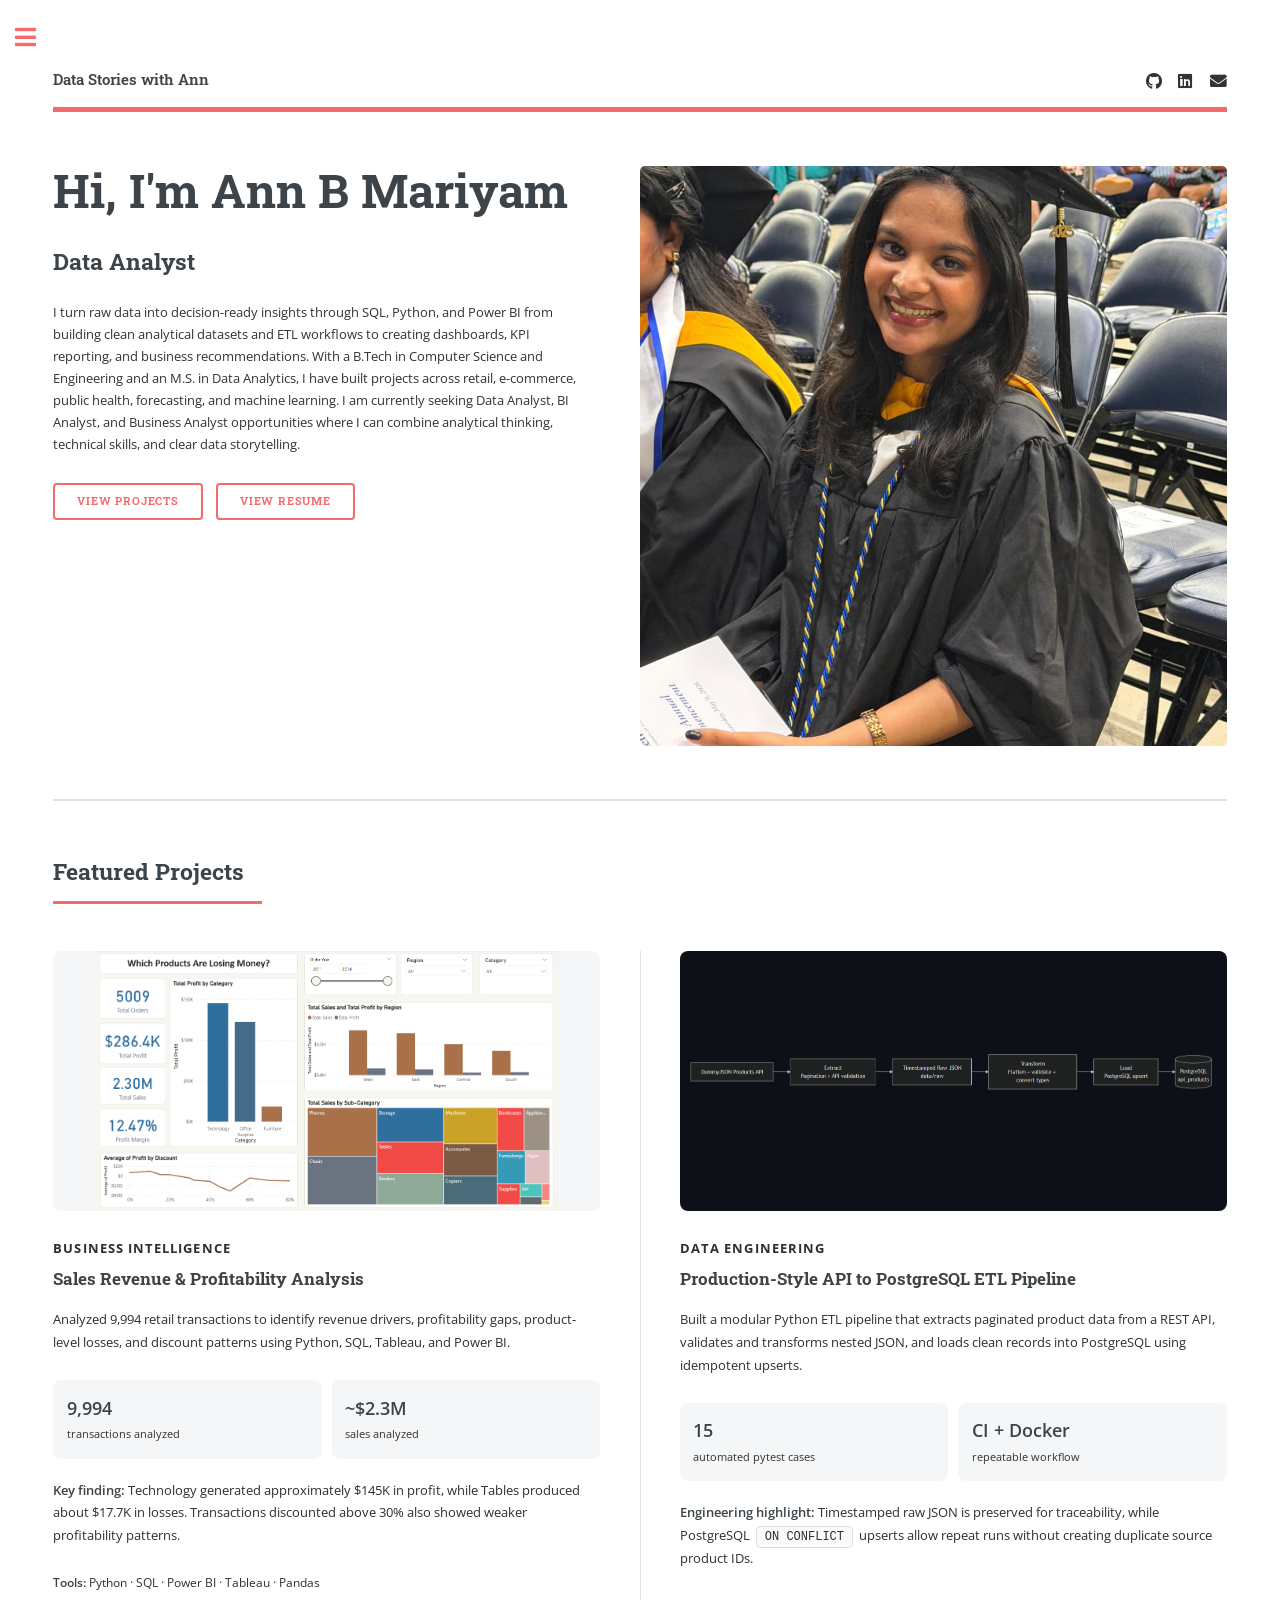
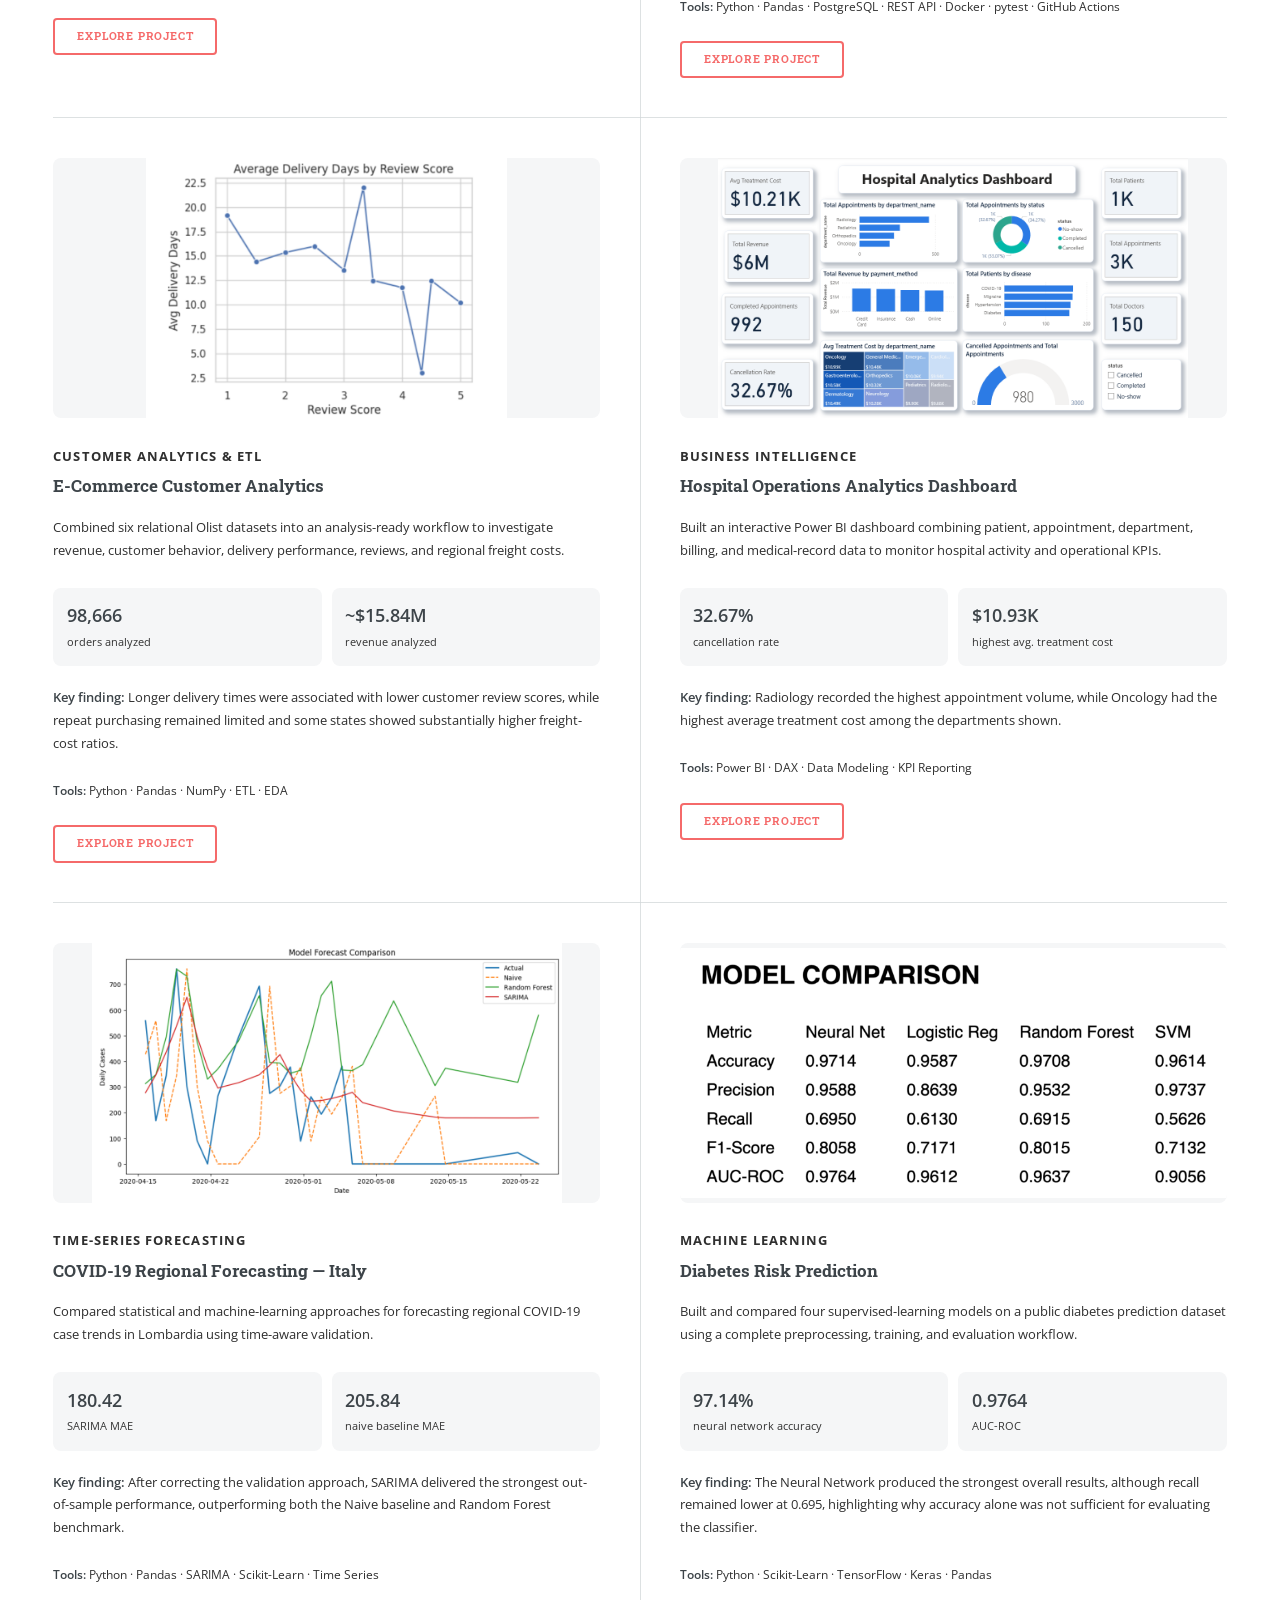
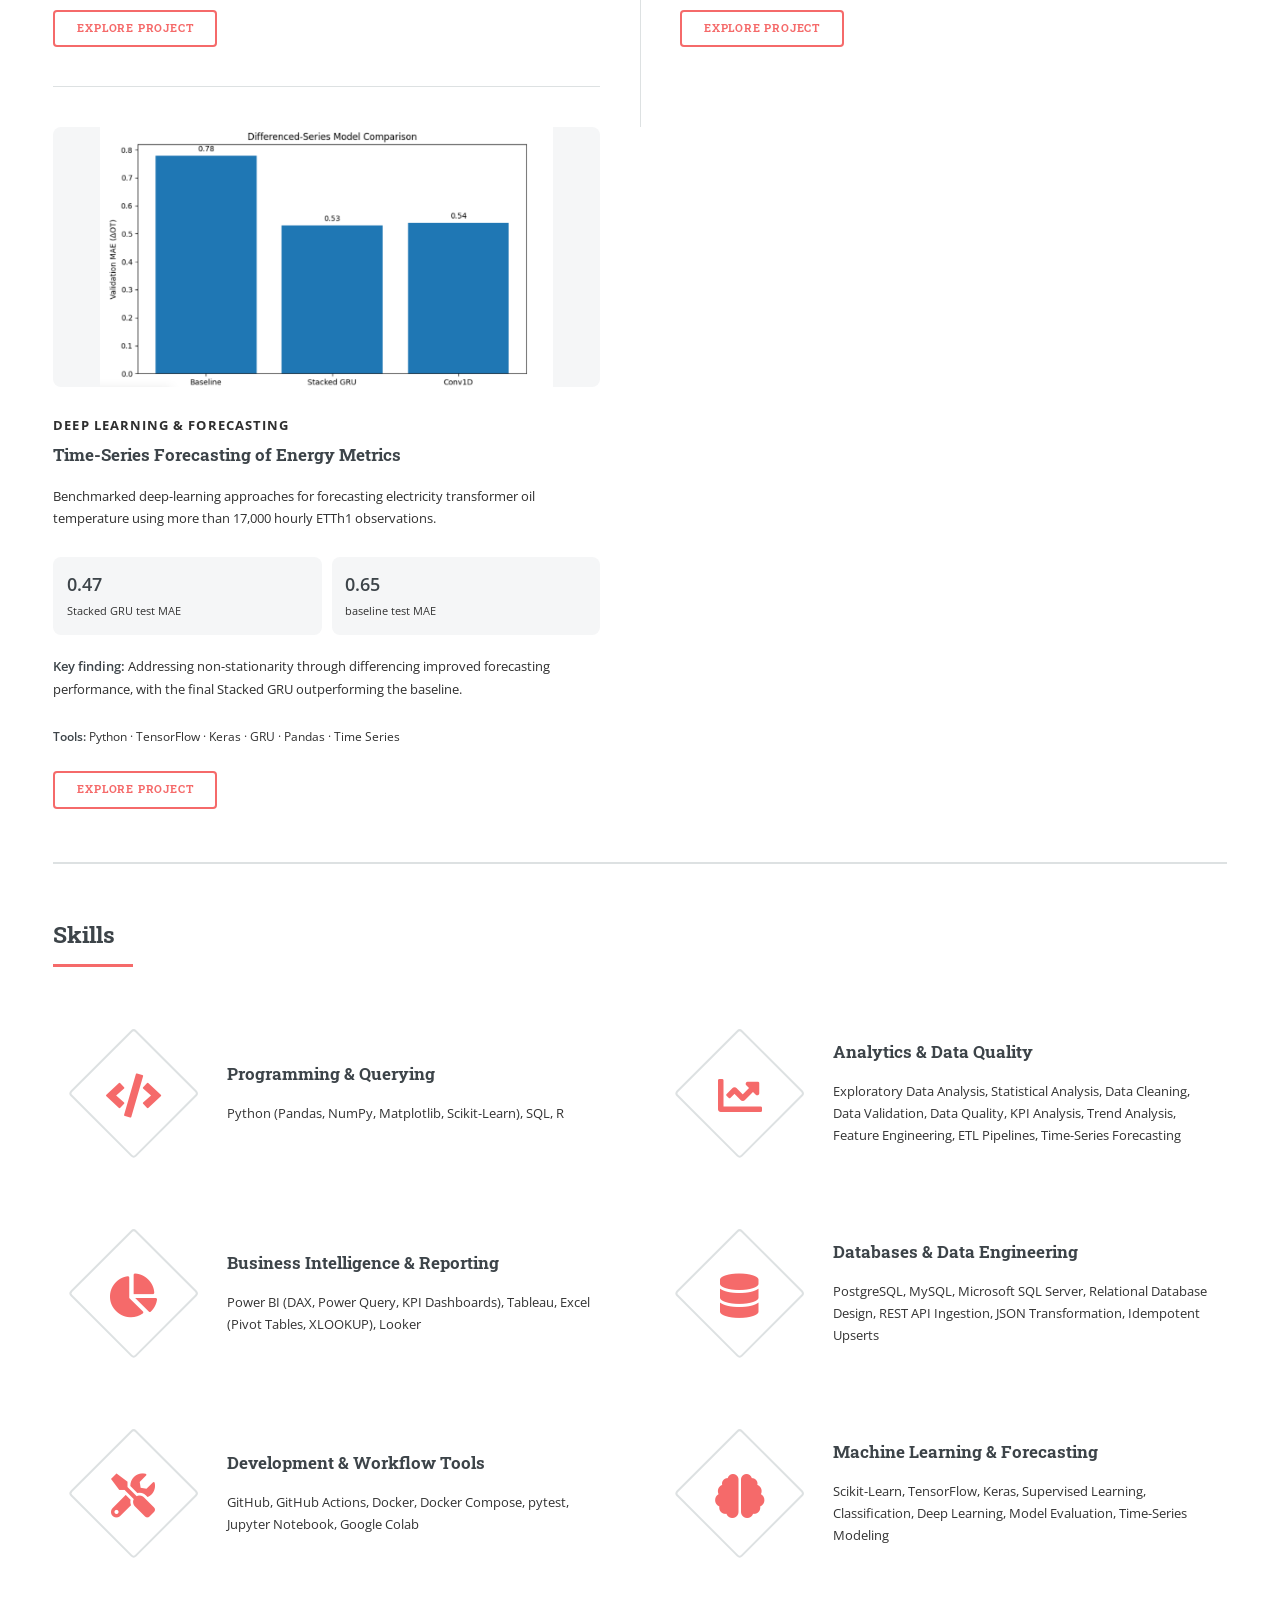
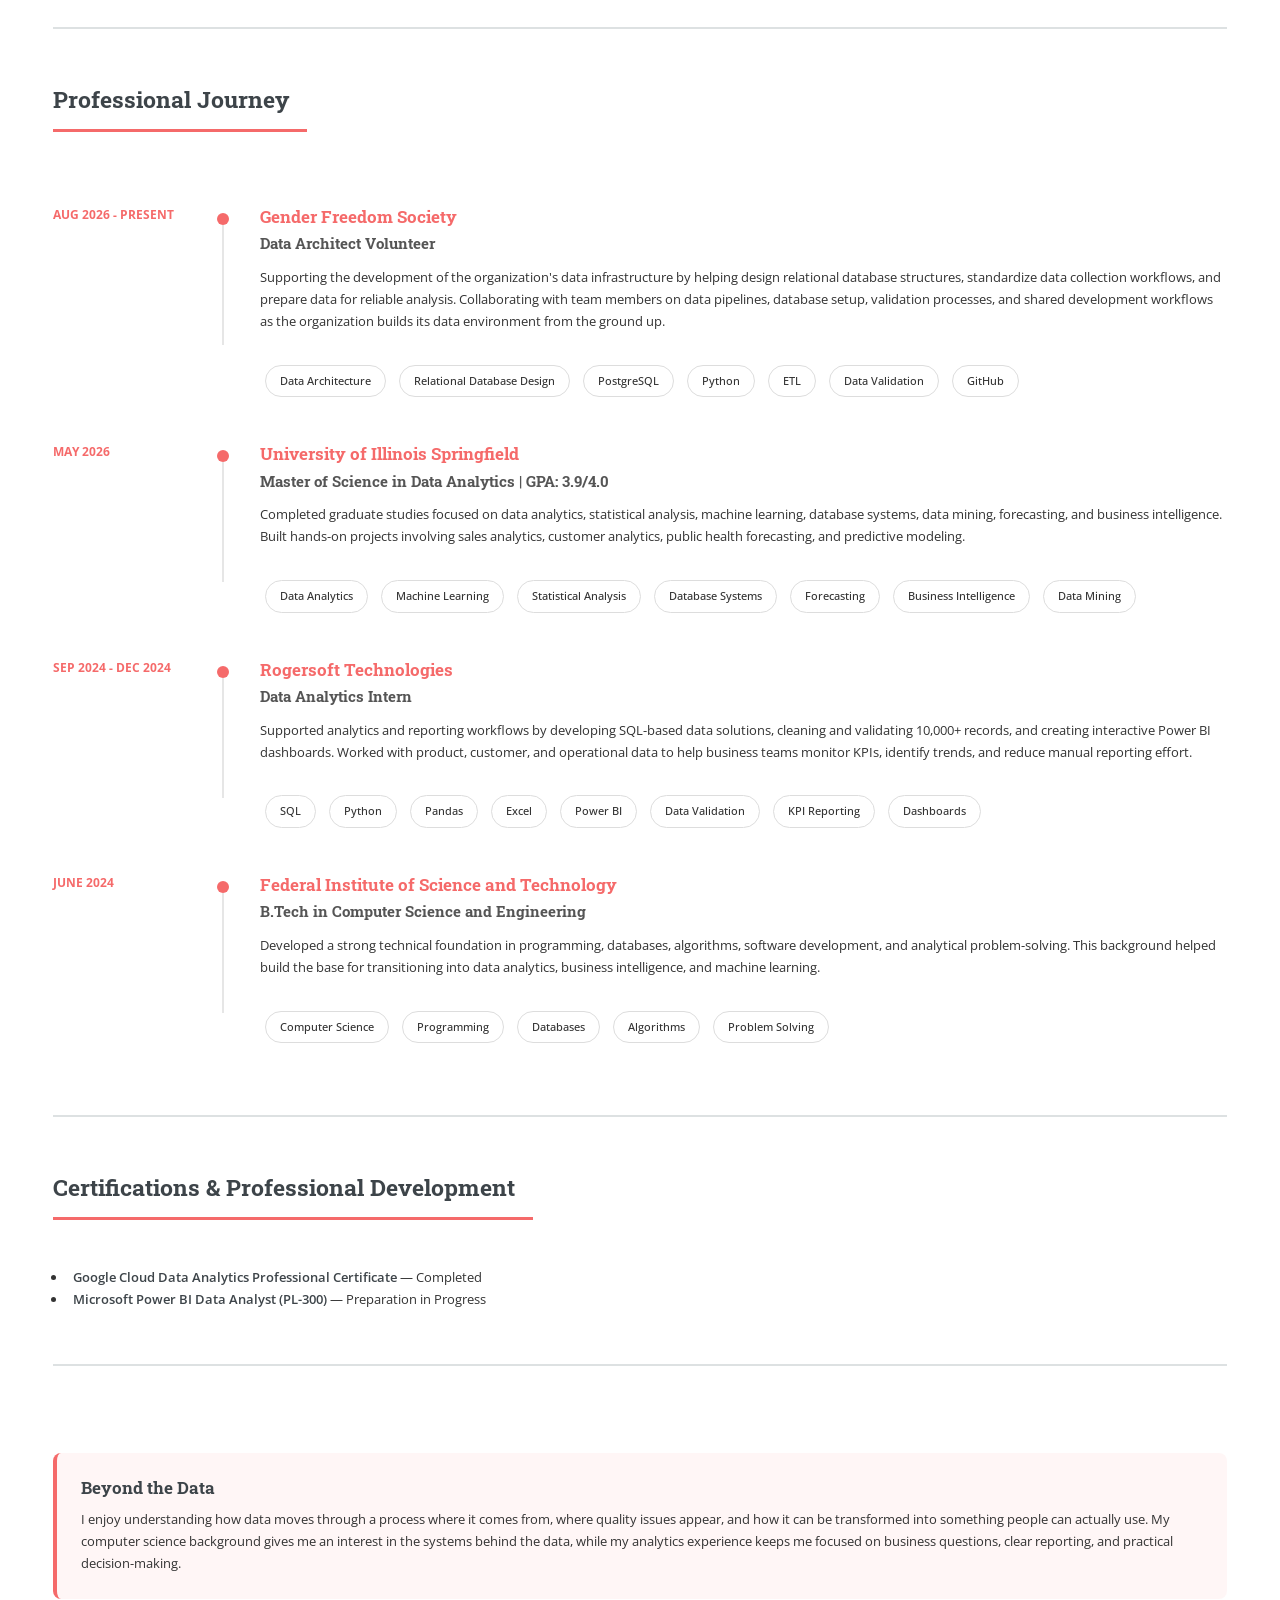
<file: index.html>
<!DOCTYPE HTML>
<!--
    Editorial by HTML5 UP
    html5up.net | @ajlkn
    Free for personal and commercial use under the CCA 3.0 license (html5up.net/license)
-->
<html>
    <head>
        <title>Data Stories with Ann</title>
        <meta charset="utf-8" />
        <meta name="viewport" content="width=device-width, initial-scale=1, user-scalable=no" />
        <link rel="stylesheet" href="assets/css/main.css" />
    </head>

    <body class="is-preload">

        <!-- Wrapper -->
        <div id="wrapper">

            <!-- Main -->
            <div id="main">
                <div class="inner">

                    <!-- Header -->
                    <header id="header">

                        <a href="index.html" class="logo">
                            <strong>Data Stories with Ann</strong>
                        </a>

                        <ul class="icons">

                            <li>
                                <a href="https://github.com/AnnBMariyam" class="icon brands fa-github">
                                    <span class="label">GitHub</span>
                                </a>
                            </li>

                            <li>
                                <a
                                    href="https://www.linkedin.com/in/ann-b-mariyam-a238a7275"
                                    class="icon brands fa-linkedin"
                                >
                                    <span class="label">LinkedIn</span>
                                </a>
                            </li>

                            <li>
                                <a
                                    href="mailto:annbijumariyam02@gmail.com"
                                    class="icon solid fa-envelope"
                                >
                                    <span class="label">Email</span>
                                </a>
                            </li>

                        </ul>

                    </header>


                    <!-- Hero / Banner -->
                    <section id="banner">

                        <div class="content">

                            <header>

                                <h1>Hi, I'm Ann B Mariyam</h1>

                                <h2>
                                    <span id="typing"></span>
                                </h2>

                            </header>

                            <p>
                                I turn raw data into decision-ready insights through SQL, Python, and Power BI
                                from building clean analytical datasets and ETL workflows to creating dashboards,
                                KPI reporting, and business recommendations. With a B.Tech in Computer Science
                                and Engineering and an M.S. in Data Analytics, I have built projects across retail,
                                e-commerce, public health, forecasting, and machine learning. I am currently seeking
                                Data Analyst, BI Analyst, and Business Analyst opportunities where I can combine
                                analytical thinking, technical skills, and clear data storytelling.
                            </p>

                            <ul class="actions">

                                <li>
                                    <a href="#projects" class="button big">
                                        View Projects
                                    </a>
                                </li>

                                <li>
                                    <a href="resume.pdf" class="button big">
                                        View Resume
                                    </a>
                                </li>

                            </ul>

                        </div>

                        <span class="image object">

                            <img
                                src="images/pic10.jpeg"
                                alt=""
                                style="height:580px; object-fit:cover;"
                            />

                        </span>

                    </section>


                    <!-- Featured Projects -->
                    <section>

                        <header class="major">
                            <h2 id="projects">Featured Projects</h2>
                        </header>

                        <div class="posts">


                            <!-- =========================================================
								1. SALES REVENUE
							========================================================= -->
							<article>

								<a href="images/pic12.png" class="image">
									<img
										src="images/pic12.png"
										alt="Sales Revenue Analytics Power BI Dashboard"
										style="height:260px; object-fit:contain; background:#f5f6f7;"
									/>
								</a>

								<p style="
									color:#f56a6a;
									font-weight:700;
									text-transform:uppercase;
									letter-spacing:0.08em;
									margin-bottom:0.5em;
								">
									Business Intelligence
								</p>

								<h3>
									Sales Revenue & Profitability Analysis
								</h3>

								<p>
									Analyzed 9,994 retail transactions to identify revenue drivers,
									profitability gaps, product-level losses, and discount patterns
									using Python, SQL, Tableau, and Power BI.
								</p>

								<div style="
									display:grid;
									grid-template-columns:repeat(2, 1fr);
									gap:0.75em;
									margin:1.5em 0;
								">

									<div style="padding:1em; background:#f5f6f7; border-radius:8px;">
										<strong style="font-size:1.35em;">9,994</strong><br>
										<span style="font-size:0.85em;">transactions analyzed</span>
									</div>

									<div style="padding:1em; background:#f5f6f7; border-radius:8px;">
										<strong style="font-size:1.35em;">~$2.3M</strong><br>
										<span style="font-size:0.85em;">sales analyzed</span>
									</div>

								</div>

								<p>
									<strong>Key finding:</strong>
									Technology generated approximately $145K in profit,
									while Tables produced about $17.7K in losses.
									Transactions discounted above 30% also showed weaker
									profitability patterns.
								</p>

								<p style="font-size:0.9em;">
									<strong>Tools:</strong>
									Python · SQL · Power BI · Tableau · Pandas
								</p>

								<ul class="actions">
									<li>
										<a
											href="https://github.com/AnnBMariyam/Sales-Revenue-Analytics"
											class="button"
										>
											Explore Project
										</a>
									</li>
								</ul>

							</article>


							<!-- =========================================================
								2. PRODUCTION ETL
							========================================================= -->
							<article>

								<a href="images/etl-pipeline-architecture.png" class="image">
									<img
										src="images/etl-pipeline-architecture.png"
										alt="API to PostgreSQL ETL Pipeline Architecture"
										style="height:260px; object-fit:contain; background:#0d1117;"
									/>
								</a>

								<p style="
									color:#f56a6a;
									font-weight:700;
									text-transform:uppercase;
									letter-spacing:0.08em;
									margin-bottom:0.5em;
								">
									Data Engineering
								</p>

								<h3>
									Production-Style API to PostgreSQL ETL Pipeline
								</h3>

								<p>
									Built a modular Python ETL pipeline that extracts paginated product
									data from a REST API, validates and transforms nested JSON, and loads
									clean records into PostgreSQL using idempotent upserts.
								</p>

								<div style="
									display:grid;
									grid-template-columns:repeat(2, 1fr);
									gap:0.75em;
									margin:1.5em 0;
								">

									<div style="padding:1em; background:#f5f6f7; border-radius:8px;">
										<strong style="font-size:1.35em;">15</strong><br>
										<span style="font-size:0.85em;">automated pytest cases</span>
									</div>

									<div style="padding:1em; background:#f5f6f7; border-radius:8px;">
										<strong style="font-size:1.35em;">CI + Docker</strong><br>
										<span style="font-size:0.85em;">repeatable workflow</span>
									</div>

								</div>

								<p>
									<strong>Engineering highlight:</strong>
									Timestamped raw JSON is preserved for traceability, while PostgreSQL
									<code>ON CONFLICT</code> upserts allow repeat runs without creating
									duplicate source product IDs.
								</p>

								<p style="font-size:0.9em;">
									<strong>Tools:</strong>
									Python · Pandas · PostgreSQL · REST API · Docker · pytest · GitHub Actions
								</p>

								<ul class="actions">
									<li>
										<a
											href="https://github.com/AnnBMariyam/ecommerce-pipeline-foundations"
											class="button"
										>
											Explore Project
										</a>
									</li>
								</ul>

							</article>


							<!-- =========================================================
								3. E-COMMERCE CUSTOMER ANALYTICS
							========================================================= -->
							<article>

								<a href="images/ecommerce-delivery-review.png" class="image">
									<img
										src="images/ecommerce-delivery-review.png"
										alt="Delivery Time versus Customer Review Score"
										style="height:260px; object-fit:contain; background:#f5f6f7;"
									/>
								</a>

								<p style="
									color:#f56a6a;
									font-weight:700;
									text-transform:uppercase;
									letter-spacing:0.08em;
									margin-bottom:0.5em;
								">
									Customer Analytics & ETL
								</p>

								<h3>
									E-Commerce Customer Analytics
								</h3>

								<p>
									Combined six relational Olist datasets into an analysis-ready
									workflow to investigate revenue, customer behavior, delivery
									performance, reviews, and regional freight costs.
								</p>

								<div style="
									display:grid;
									grid-template-columns:repeat(2, 1fr);
									gap:0.75em;
									margin:1.5em 0;
								">

									<div style="padding:1em; background:#f5f6f7; border-radius:8px;">
										<strong style="font-size:1.35em;">98,666</strong><br>
										<span style="font-size:0.85em;">orders analyzed</span>
									</div>

									<div style="padding:1em; background:#f5f6f7; border-radius:8px;">
										<strong style="font-size:1.35em;">~$15.84M</strong><br>
										<span style="font-size:0.85em;">revenue analyzed</span>
									</div>

								</div>

								<p>
									<strong>Key finding:</strong>
									Longer delivery times were associated with lower customer review
									scores, while repeat purchasing remained limited and some states
									showed substantially higher freight-cost ratios.
								</p>

								<p style="font-size:0.9em;">
									<strong>Tools:</strong>
									Python · Pandas · NumPy · ETL · EDA
								</p>

								<ul class="actions">
									<li>
										<a
											href="https://github.com/AnnBMariyam/Ecommerce-Customer-Analytics-ETL"
											class="button"
										>
											Explore Project
										</a>
									</li>
								</ul>

							</article>


							<!-- =========================================================
								4. POWER BI / HOSPITAL ANALYTICS
							========================================================= -->
							<article>

								<a href="images/hospital dashboard.png" class="image">
									<img
										src="images/hospital dashboard.png"
										alt="Hospital Analytics Power BI Dashboard"
										style="height:260px; object-fit:contain; background:#f5f6f7;"
									/>
								</a>

								<p style="
									color:#f56a6a;
									font-weight:700;
									text-transform:uppercase;
									letter-spacing:0.08em;
									margin-bottom:0.5em;
								">
									Business Intelligence
								</p>

								<h3>
									Hospital Operations Analytics Dashboard
								</h3>

								<p>
									Built an interactive Power BI dashboard combining patient,
									appointment, department, billing, and medical-record data to
									monitor hospital activity and operational KPIs.
								</p>

								<div style="
									display:grid;
									grid-template-columns:repeat(2, 1fr);
									gap:0.75em;
									margin:1.5em 0;
								">

									<div style="padding:1em; background:#f5f6f7; border-radius:8px;">
										<strong style="font-size:1.35em;">32.67%</strong><br>
										<span style="font-size:0.85em;">cancellation rate</span>
									</div>

									<div style="padding:1em; background:#f5f6f7; border-radius:8px;">
										<strong style="font-size:1.35em;">$10.93K</strong><br>
										<span style="font-size:0.85em;">highest avg. treatment cost</span>
									</div>

								</div>

								<p>
									<strong>Key finding:</strong>
									Radiology recorded the highest appointment volume, while Oncology
									had the highest average treatment cost among the departments shown.
								</p>

								<p style="font-size:0.9em;">
									<strong>Tools:</strong>
									Power BI · DAX · Data Modeling · KPI Reporting
								</p>

								<ul class="actions">
									<li>
										<a
											href="https://github.com/AnnBMariyam/Power-BI-dashboard-projects"
											class="button"
										>
											Explore Project
										</a>
									</li>
								</ul>

							</article>


							<!-- =========================================================
								5. COVID FORECASTING
							========================================================= -->
							<article>

								<a href="images/covid-model-comparison.png" class="image">
									<img
										src="images/covid-model-comparison.png"
										alt="COVID-19 Forecast Model Comparison"
										style="height:260px; object-fit:contain; background:#f5f6f7;"
									/>
								</a>

								<p style="
									color:#f56a6a;
									font-weight:700;
									text-transform:uppercase;
									letter-spacing:0.08em;
									margin-bottom:0.5em;
								">
									Time-Series Forecasting
								</p>

								<h3>
									COVID-19 Regional Forecasting — Italy
								</h3>

								<p>
									Compared statistical and machine-learning approaches for forecasting
									regional COVID-19 case trends in Lombardia using time-aware
									validation.
								</p>

								<div style="
									display:grid;
									grid-template-columns:repeat(2, 1fr);
									gap:0.75em;
									margin:1.5em 0;
								">

									<div style="padding:1em; background:#f5f6f7; border-radius:8px;">
										<strong style="font-size:1.35em;">180.42</strong><br>
										<span style="font-size:0.85em;">SARIMA MAE</span>
									</div>

									<div style="padding:1em; background:#f5f6f7; border-radius:8px;">
										<strong style="font-size:1.35em;">205.84</strong><br>
										<span style="font-size:0.85em;">naive baseline MAE</span>
									</div>

								</div>

								<p>
									<strong>Key finding:</strong>
									After correcting the validation approach, SARIMA delivered the
									strongest out-of-sample performance, outperforming both the
									Naive baseline and Random Forest benchmark.
								</p>

								<p style="font-size:0.9em;">
									<strong>Tools:</strong>
									Python · Pandas · SARIMA · Scikit-Learn · Time Series
								</p>

								<ul class="actions">
									<li>
										<a
											href="https://github.com/AnnBMariyam/COVID-19-Regional-Forecasting-Italy"
											class="button"
										>
											Explore Project
										</a>
									</li>
								</ul>

							</article>


							<!-- =========================================================
								6. DIABETES PREDICTION
							========================================================= -->
							<article>

								<a href="images/diabetes-model-comparison.png" class="image">
									<img
										src="images/diabetes-model-comparison.png"
										alt="Diabetes Machine Learning Model Comparison"
										style="height:260px; object-fit:contain; background:#f5f6f7;"
									/>
								</a>

								<p style="
									color:#f56a6a;
									font-weight:700;
									text-transform:uppercase;
									letter-spacing:0.08em;
									margin-bottom:0.5em;
								">
									Machine Learning
								</p>

								<h3>
									Diabetes Risk Prediction
								</h3>

								<p>
									Built and compared four supervised-learning models on a public
									diabetes prediction dataset using a complete preprocessing,
									training, and evaluation workflow.
								</p>

								<div style="
									display:grid;
									grid-template-columns:repeat(2, 1fr);
									gap:0.75em;
									margin:1.5em 0;
								">

									<div style="padding:1em; background:#f5f6f7; border-radius:8px;">
										<strong style="font-size:1.35em;">97.14%</strong><br>
										<span style="font-size:0.85em;">neural network accuracy</span>
									</div>

									<div style="padding:1em; background:#f5f6f7; border-radius:8px;">
										<strong style="font-size:1.35em;">0.9764</strong><br>
										<span style="font-size:0.85em;">AUC-ROC</span>
									</div>

								</div>

								<p>
									<strong>Key finding:</strong>
									The Neural Network produced the strongest overall results, although
									recall remained lower at 0.695, highlighting why accuracy alone was
									not sufficient for evaluating the classifier.
								</p>

								<p style="font-size:0.9em;">
									<strong>Tools:</strong>
									Python · Scikit-Learn · TensorFlow · Keras · Pandas
								</p>

								<ul class="actions">
									<li>
										<a
											href="https://github.com/AnnBMariyam/Diabetes-Risk-Prediction-ML"
											class="button"
										>
											Explore Project
										</a>
									</li>
								</ul>

							</article>


							<!-- =========================================================
								7. ENERGY FORECASTING
							========================================================= -->
							<article>

								<a href="images/energy-model-comparison.png" class="image">
									<img
										src="images/energy-model-comparison.png"
										alt="Energy Forecasting Model Comparison"
										style="height:260px; object-fit:contain; background:#f5f6f7;"
									/>
								</a>

								<p style="
									color:#f56a6a;
									font-weight:700;
									text-transform:uppercase;
									letter-spacing:0.08em;
									margin-bottom:0.5em;
								">
									Deep Learning & Forecasting
								</p>

								<h3>
									Time-Series Forecasting of Energy Metrics
								</h3>

								<p>
									Benchmarked deep-learning approaches for forecasting electricity
									transformer oil temperature using more than 17,000 hourly ETTh1
									observations.
								</p>

								<div style="
									display:grid;
									grid-template-columns:repeat(2, 1fr);
									gap:0.75em;
									margin:1.5em 0;
								">

									<div style="padding:1em; background:#f5f6f7; border-radius:8px;">
										<strong style="font-size:1.35em;">0.47</strong><br>
										<span style="font-size:0.85em;">Stacked GRU test MAE</span>
									</div>

									<div style="padding:1em; background:#f5f6f7; border-radius:8px;">
										<strong style="font-size:1.35em;">0.65</strong><br>
										<span style="font-size:0.85em;">baseline test MAE</span>
									</div>

								</div>

								<p>
									<strong>Key finding:</strong>
									Addressing non-stationarity through differencing improved forecasting
									performance, with the final Stacked GRU outperforming the baseline.
								</p>

								<p style="font-size:0.9em;">
									<strong>Tools:</strong>
									Python · TensorFlow · Keras · GRU · Pandas · Time Series
								</p>

								<ul class="actions">
									<li>
										<a
											href="https://github.com/AnnBMariyam/Time-Series-Forecasting-of-Energy-Metrics"
											class="button"
										>
											Explore Project
										</a>
									</li>
								</ul>

							</article>

                        </div>

                    </section>


                   
					<!-- Skills -->
					<section id="skills">

						<header class="major">
							<h2>Skills</h2>
						</header>

						<div class="features">


							<!-- Programming -->
							<article>

								<span class="icon solid fa-code"></span>

								<div class="content">

									<h3>Programming & Querying</h3>

									<p>
										Python (Pandas, NumPy, Matplotlib, Scikit-Learn),
										SQL, R
									</p>

								</div>

							</article>


							<!-- Analytics -->
							<article>

								<span class="icon solid fa-chart-line"></span>

								<div class="content">

									<h3>Analytics & Data Quality</h3>

									<p>
										Exploratory Data Analysis, Statistical Analysis,
										Data Cleaning, Data Validation, Data Quality,
										KPI Analysis, Trend Analysis, Feature Engineering,
										ETL Pipelines, Time-Series Forecasting
									</p>

								</div>

							</article>


							<!-- BI -->
							<article>

								<span class="icon solid fa-chart-pie"></span>

								<div class="content">

									<h3>Business Intelligence & Reporting</h3>

									<p>
										Power BI (DAX, Power Query, KPI Dashboards),
										Tableau, Excel (Pivot Tables, XLOOKUP),
										Looker
									</p>

								</div>

							</article>


							<!-- Databases / Data Engineering -->
							<article>

								<span class="icon solid fa-database"></span>

								<div class="content">

									<h3>Databases & Data Engineering</h3>

									<p>
										PostgreSQL, MySQL, Microsoft SQL Server,
										Relational Database Design, REST API Ingestion,
										JSON Transformation, Idempotent Upserts
									</p>

								</div>

							</article>


							<!-- Tools -->
							<article>

								<span class="icon solid fa-tools"></span>

								<div class="content">

									<h3>Development & Workflow Tools</h3>

									<p>
										GitHub, GitHub Actions, Docker, Docker Compose,
										pytest, Jupyter Notebook, Google Colab
									</p>

								</div>

							</article>


							<!-- Machine Learning -->
							<article>

								<span class="icon solid fa-brain"></span>

								<div class="content">

									<h3>Machine Learning & Forecasting</h3>

									<p>
										Scikit-Learn, TensorFlow, Keras,
										Supervised Learning, Classification,
										Deep Learning, Model Evaluation,
										Time-Series Modeling
									</p>

								</div>

							</article>

						</div>

					</section>


                    <!-- Professional Journey -->
                    <section id="about">

                        <header class="major">
                            <h2>Professional Journey</h2>
                        </header>

                        <div class="timeline">


							<!-- Gender Freedom Society -->
							<div class="timeline-item">

								<div class="timeline-date">
									AUG 2026 - PRESENT
								</div>

								<div class="timeline-dot"></div>

								<div class="timeline-content">

									<h3>
										Gender Freedom Society
									</h3>

									<h4>
										Data Architect Volunteer
									</h4>

									<p>
										Supporting the development of the organization's data infrastructure
										by helping design relational database structures, standardize data
										collection workflows, and prepare data for reliable analysis.
										Collaborating with team members on data pipelines, database setup,
										validation processes, and shared development workflows as the
										organization builds its data environment from the ground up.
									</p>

									<div class="tags">

										<span>Data Architecture</span>
										<span>Relational Database Design</span>
										<span>PostgreSQL</span>
										<span>Python</span>
										<span>ETL</span>
										<span>Data Validation</span>
										<span>GitHub</span>

									</div>

								</div>

							</div>



                            <!-- UIS -->
                            <div class="timeline-item">

                                <div class="timeline-date">
                                    MAY 2026
                                </div>

                                <div class="timeline-dot"></div>

                                <div class="timeline-content">

                                    <h3>
                                        University of Illinois Springfield
                                    </h3>

                                    <h4>
                                        Master of Science in Data Analytics | GPA: 3.9/4.0
                                    </h4>

                                    <p>
                                        Completed graduate studies focused on data analytics,
                                        statistical analysis, machine learning, database systems,
                                        data mining, forecasting, and business intelligence.
                                        Built hands-on projects involving sales analytics,
                                        customer analytics, public health forecasting,
                                        and predictive modeling.
                                    </p>

                                    <div class="tags">

                                        <span>Data Analytics</span>
                                        <span>Machine Learning</span>
                                        <span>Statistical Analysis</span>
                                        <span>Database Systems</span>
                                        <span>Forecasting</span>
                                        <span>Business Intelligence</span>
                                        <span>Data Mining</span>

                                    </div>

                                </div>

                            </div>


                            <!-- Rogersoft -->
                            <div class="timeline-item">

                                <div class="timeline-date">
                                    SEP 2024 - DEC 2024
                                </div>

                                <div class="timeline-dot"></div>

                                <div class="timeline-content">

                                    <h3>
                                        Rogersoft Technologies
                                    </h3>

                                    <h4>
                                        Data Analytics Intern
                                    </h4>

                                    <p>
                                        Supported analytics and reporting workflows by developing
                                        SQL-based data solutions, cleaning and validating 10,000+
                                        records, and creating interactive Power BI dashboards.
                                        Worked with product, customer, and operational data to help
                                        business teams monitor KPIs, identify trends, and reduce
                                        manual reporting effort.
                                    </p>

                                    <div class="tags">

                                        <span>SQL</span>
                                        <span>Python</span>
                                        <span>Pandas</span>
                                        <span>Excel</span>
                                        <span>Power BI</span>
                                        <span>Data Validation</span>
                                        <span>KPI Reporting</span>
                                        <span>Dashboards</span>

                                    </div>

                                </div>

                            </div>


                            

                            <!-- FISAT -->
                            <div class="timeline-item">

                                <div class="timeline-date">
                                    JUNE 2024
                                </div>

                                <div class="timeline-dot"></div>

                                <div class="timeline-content">

                                    <h3>
                                        Federal Institute of Science and Technology
                                    </h3>

                                    <h4>
                                        B.Tech in Computer Science and Engineering
                                    </h4>

                                    <p>
                                        Developed a strong technical foundation in programming,
                                        databases, algorithms, software development, and analytical
                                        problem-solving. This background helped build the base for
                                        transitioning into data analytics, business intelligence,
                                        and machine learning.
                                    </p>

                                    <div class="tags">

                                        <span>Computer Science</span>
                                        <span>Programming</span>
                                        <span>Databases</span>
                                        <span>Algorithms</span>
                                        <span>Problem Solving</span>

                                    </div>

                                </div>

                            </div>

                        </div>

                    </section>


                    <!-- Certifications -->
					<section id="certifications">

						<header class="major">
							<h2>Certifications & Professional Development</h2>
						</header>

						<ul>

							<li>
								<strong>Google Cloud Data Analytics Professional Certificate</strong>
								— Completed
							</li>

							<li>
								<strong>Microsoft Power BI Data Analyst (PL-300)</strong>
								— Preparation in Progress
							</li>

						</ul>

					</section>
                    <!-- Beyond the Data -->
					<section id="beyond-data">

						<div class="beyond-data">

							<h3>Beyond the Data</h3>

							<p>
								I enjoy understanding how data moves through a process
								where it comes from, where quality issues appear, and how it
								can be transformed into something people can actually use.
								My computer science background gives me an interest in the
								systems behind the data, while my analytics experience keeps
								me focused on business questions, clear reporting, and
								practical decision-making.
							</p>

						</div>

					</section>
                </div>
            </div>


            <!-- Sidebar -->
            <div id="sidebar">

                <div class="inner">


                    <!-- Menu -->
                    <nav id="menu">

                        <header class="major">
                            <h2>Navigate</h2>
                        </header>

                        <ul>

                            <li>
                                <a href="#banner">
                                    Home
                                </a>
                            </li>

                            <li>
                                <a href="#projects">
                                    Projects
                                </a>
                            </li>

                            <li>
                                <a href="#skills">
                                    Skills
                                </a>
                            </li>

                            <li>
                                <a href="#about">
                                    Professional Journey
                                </a>
                            </li>

                            <li>
                                <a href="#certifications">
                                    Certifications
                                </a>
                            </li>

                            <li>
                                <a href="#beyond-data">
                                    Beyond the Data
                                </a>
                            </li>

                            <li>
                                <a href="#contact">
                                    Contact
                                </a>
                            </li>

                        </ul>

                    </nav>


                    <!-- Portfolio Highlights -->
                    <section>

                        <header class="major">
                            <h2>Portfolio Highlights</h2>
                        </header>

                        <div class="mini-posts">

							<article>
								<p>
									🎓 M.S. in Data Analytics<br>
									University of Illinois Springfield
								</p>
							</article>

							<article>
								<p>
									💼 Data Architect Volunteer<br>
									Gender Freedom Society
								</p>
							</article>

							<article>
								<p>
									📊 7 Featured Projects across BI,
									data engineering, forecasting, ETL,
									and machine learning.
								</p>
							</article>

							<article>
								<p>
									🛠 Python, SQL, Power BI, PostgreSQL,
									Docker, Tableau, and Excel.
								</p>
							</article>

						</div>
                        <ul class="actions">

                            <li>

                                <a
                                    href="https://github.com/AnnBMariyam"
                                    class="button"
                                >
                                    View GitHub
                                </a>

                            </li>

                        </ul>

                    </section>


                    <!-- Contact -->
                    <section id="contact">

                        <header class="major">
                            <h2>Get in Touch</h2>
                        </header>

                        <p>
                            I am open to Data Analyst, BI Analyst,
                            and Business Analyst opportunities.
                            Feel free to connect with me through
                            email, GitHub, or LinkedIn.
                        </p>

                        <ul class="contact">

                            <li class="icon solid fa-envelope">

                                <a href="mailto:annbijumariyam02@gmail.com">
                                    annbijumariyam02@gmail.com
                                </a>

                            </li>

                            <li class="icon brands fa-linkedin">

                                <a href="https://www.linkedin.com/in/ann-b-mariyam-a238a7275">
                                    LinkedIn
                                </a>

                            </li>

                            <li class="icon brands fa-github">

                                <a href="https://github.com/AnnBMariyam">
                                    GitHub
                                </a>

                            </li>

                        </ul>

                    </section>


                    <!-- Footer -->
                    <footer id="footer">

                        <p class="copyright">

                            &copy; Data Stories with Ann.

                            Design:

                            <a href="https://html5up.net">
                                HTML5 UP
                            </a>.

                        </p>

                    </footer>

                </div>

            </div>

        </div>


        <!-- Scripts -->
        <script src="assets/js/jquery.min.js"></script>
        <script src="assets/js/browser.min.js"></script>
        <script src="assets/js/breakpoints.min.js"></script>
        <script src="assets/js/util.js"></script>
        <script src="assets/js/main.js"></script>

        <script>

            const words = [
                "Data Analyst",
                "Power BI Developer",
                "Data Storyteller",
                "Machine Learning Enthusiast"
            ];

            let wordIndex = 0;
            let charIndex = 0;
            let currentWord = "";
            let isDeleting = false;

            function type() {

                currentWord = words[wordIndex];

                if (!isDeleting) {

                    document.getElementById("typing").textContent =
                        currentWord.substring(0, charIndex + 1);

                    charIndex++;

                    if (charIndex === currentWord.length) {

                        isDeleting = true;

                        setTimeout(type, 1500);

                        return;
                    }

                } else {

                    document.getElementById("typing").textContent =
                        currentWord.substring(0, charIndex - 1);

                    charIndex--;

                    if (charIndex === 0) {

                        isDeleting = false;

                        wordIndex =
                            (wordIndex + 1) % words.length;
                    }
                }

                setTimeout(
                    type,
                    isDeleting ? 50 : 100
                );
            }

            window.onload = type;

        </script>

    </body>
</html>
</file>
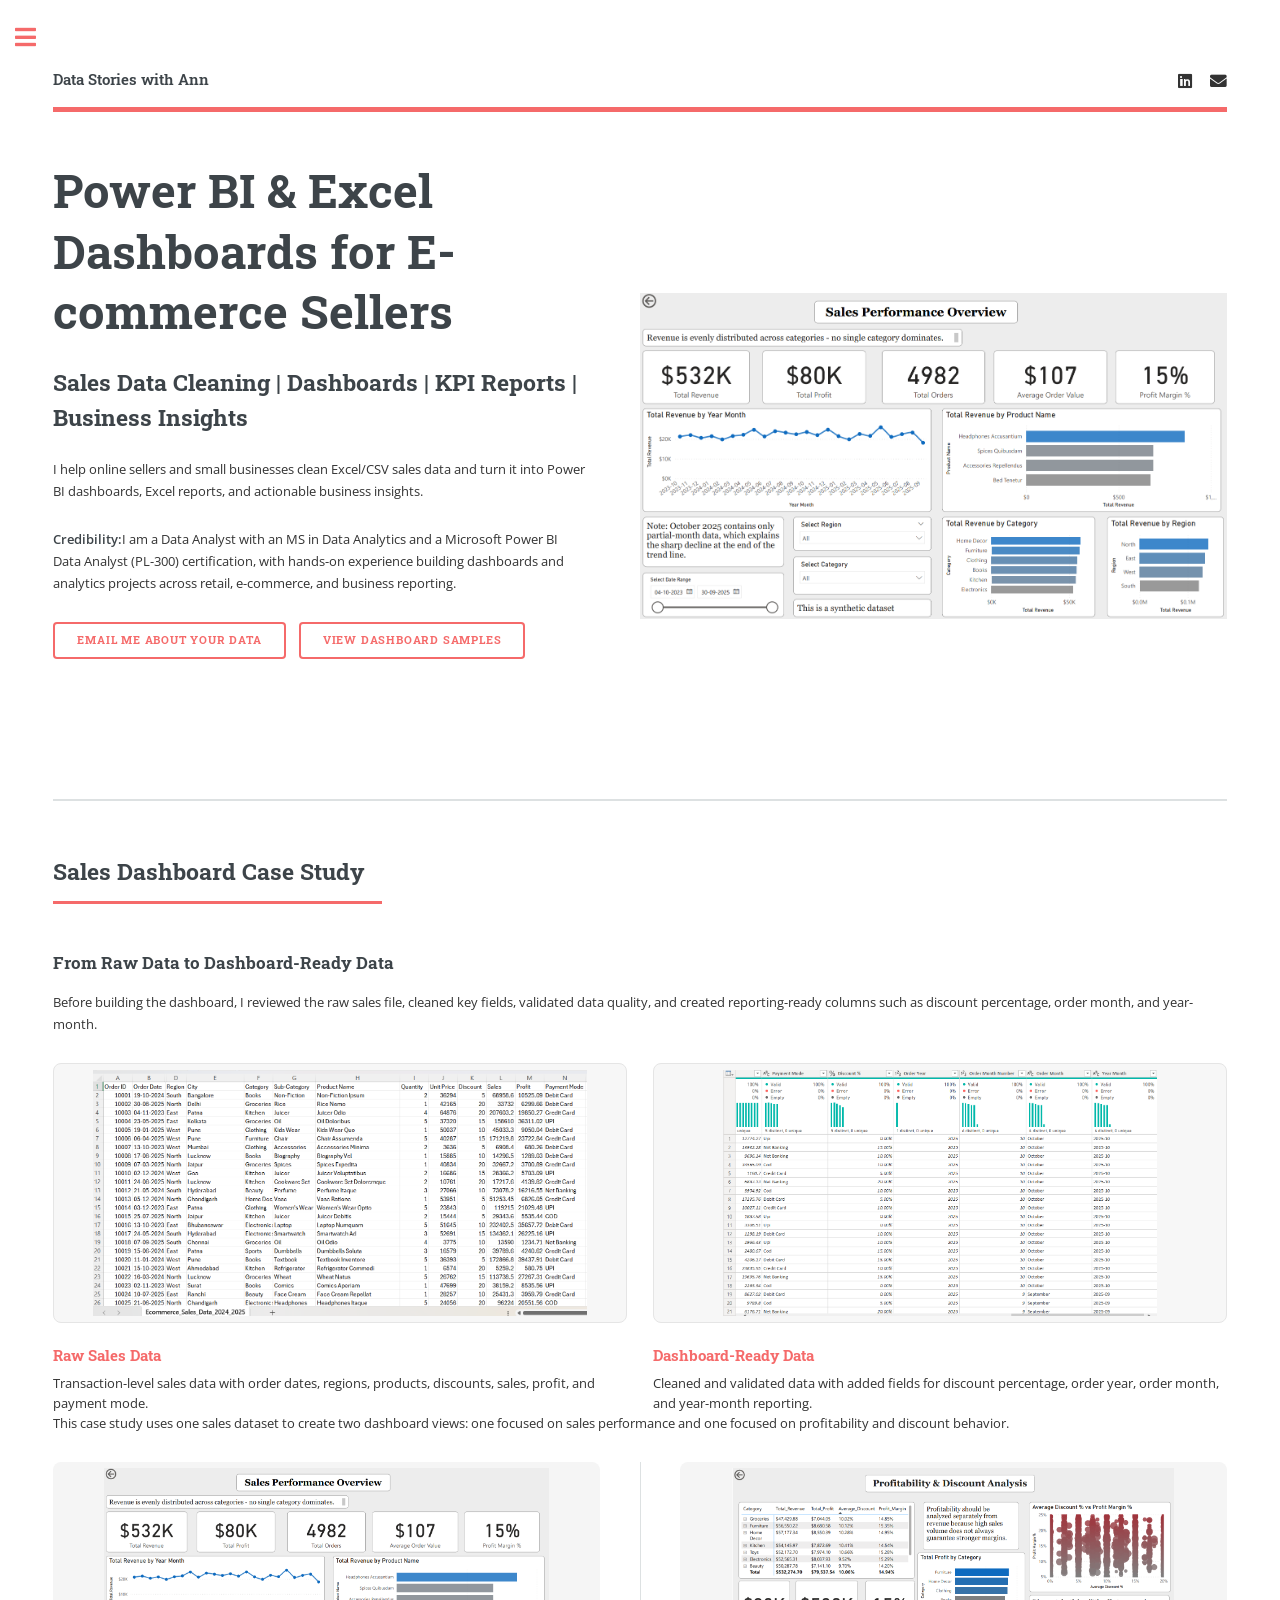
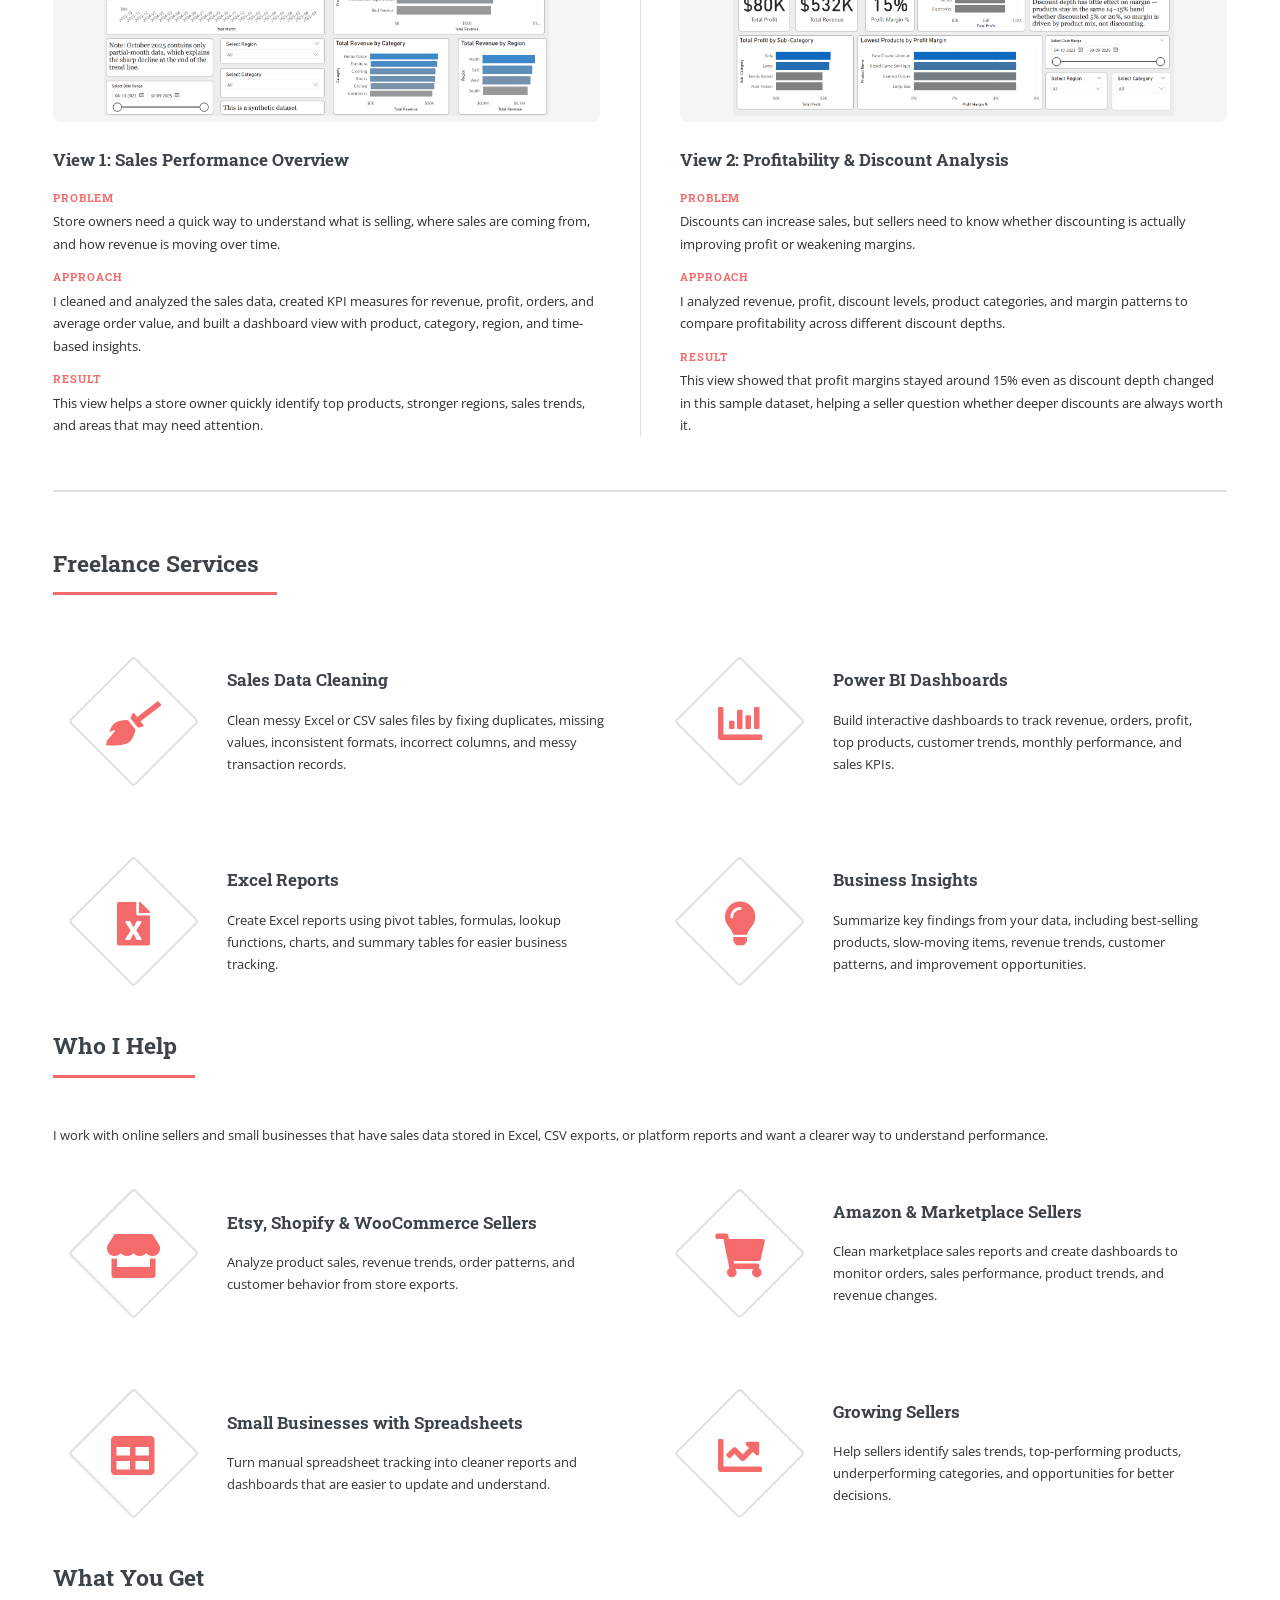
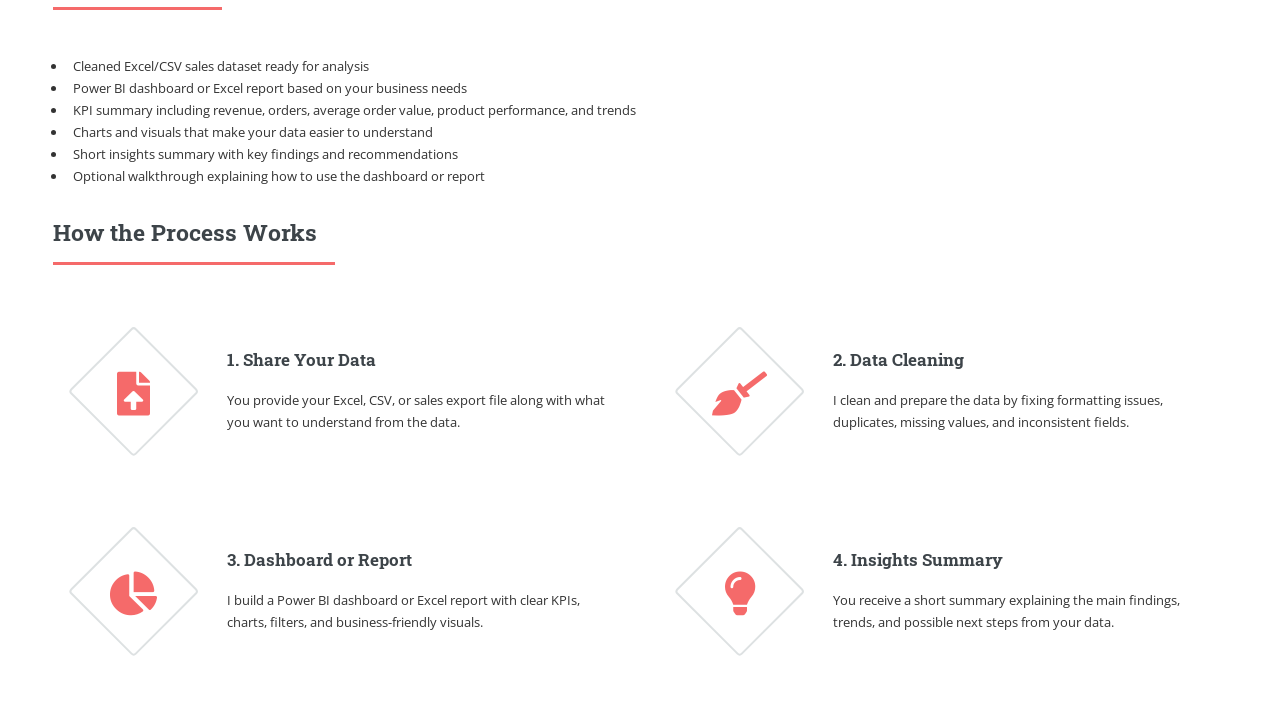
<file: freelancing.html>
<!DOCTYPE HTML>
<!--
	Editorial by HTML5 UP
	html5up.net | @ajlkn
	Free for personal and commercial use under the CCA 3.0 license (html5up.net/license)
-->
<html>
	<head>
	<title>Power BI & Excel Dashboards for E-commerce Sellers | Data Stories with Ann</title>
	<meta name="description" content="Power BI and Excel dashboard services for e-commerce sellers. I help online sellers clean Excel and CSV sales data and turn it into dashboards, reports, KPIs, and business insights." />
	<meta charset="utf-8" />
	<meta name="viewport" content="width=device-width, initial-scale=1, user-scalable=no" />
	<link rel="stylesheet" href="assets/css/main.css" />
</head>
	<body class="is-preload">

		<!-- Wrapper -->
			<div id="wrapper">

				<!-- Main -->
					<div id="main">
						<div class="inner">

							<!-- Header -->
								<header id="header"><a href="index.html" class="logo"><strong>Data Stories with Ann</strong></a>
									<ul class="icons">
										<li><a href="https://www.linkedin.com/in/ann-b-mariyam-a238a7275" class="icon brands fa-linkedin"><span class="label">LinkedIn</span></a></li>
										<li><a href="mailto:annbijumariyam02@gmail.com" class="icon solid fa-envelope"><span class="label">Email</span></a></li>
									</ul>
								</header>

							<!-- Banner -->
                            <section id="banner">
                                <div class="content">
                                    <header>
                                        <h1>Power BI & Excel Dashboards for E-commerce Sellers</h1>
                                        <h2>Sales Data Cleaning | Dashboards | KPI Reports | Business Insights</h2>
                                    </header>

                                    <p>
                                        I help online sellers and small businesses clean Excel/CSV sales data and turn it into Power BI dashboards, Excel reports, and actionable business insights.
                                    </p>

                                    
                                    <p>
                                        <strong>Credibility:</strong>I am a Data Analyst with an MS in Data Analytics and a Microsoft Power BI Data Analyst (PL-300) certification, with hands-on experience building dashboards and analytics projects across retail, e-commerce, and business reporting.
                                    </p>

                                    <ul class="actions">
                                        <li><a href="mailto:annbijumariyam02@gmail.com?subject=E-commerce%20Dashboard%20Project%20Inquiry" class="button big">Email Me About Your Data</a></li>
                                        <li><a href="#samples" class="button big">View Dashboard Samples</a></li>
                                    </ul>
                                </div>

                                <span class="image object">
                                    <img src="images/sales-overview.png" alt="Sales performance dashboard sample" style="height:580px; object-fit:contain;" />
                                </span>
                            </section>


                            

                                <!-- Dashboard Samples -->
                                <section id="samples">
                                    <header class="major">
                                        <h2>Sales Dashboard Case Study</h2>
                                    </header>

                                    
                                    <div class="data-prep-proof">
                                    <div class="data-prep-proof">
	<header>
		<h3>From Raw Data to Dashboard-Ready Data</h3>
	</header>

	<p>
		Before building the dashboard, I reviewed the raw sales file, cleaned key fields, validated data quality, and created reporting-ready columns such as discount percentage, order month, and year-month.
	</p>

	<div class="prep-grid">

		<article>
			<img src="images/raw-sales-data.png" alt="Raw sales data sample" />
			<h4>Raw Sales Data</h4>
			<p>Transaction-level sales data with order dates, regions, products, discounts, sales, profit, and payment mode.</p>
		</article>

		<article>
			<img src="images/power-query-cleaned-data.png" alt="Cleaned data in Power Query" />
			<h4>Dashboard-Ready Data</h4>
			<p>Cleaned and validated data with added fields for discount percentage, order year, order month, and year-month reporting.</p>
		</article>

	</div>
</div>
                                    <p>
                                        This case study uses one sales dataset to create two dashboard views: one focused on sales performance and one focused on profitability and discount behavior.
                                        </p>
                                    <div class="posts">

                                        <article class="case-study">
                                            <a href="#" class="image">
                                                <img src="images/sales-overview.png" alt="Sales performance dashboard" />
                                            </a>

                                            <h3>View 1: Sales Performance Overview</h3>

                                            <h4>Problem</h4>
                                            <p>
                                                Store owners need a quick way to understand what is selling, where sales are coming from, and how revenue is moving over time.
                                            </p>

                                            <h4>Approach</h4>
                                            <p>
                                                I cleaned and analyzed the sales data, created KPI measures for revenue, profit, orders, and average order value, and built a dashboard view with product, category, region, and time-based insights.
                                            </p>

                                            <h4>Result</h4>
                                            <p>
                                                This view helps a store owner quickly identify top products, stronger regions, sales trends, and areas that may need attention.
                                            </p>
                                        </article>

                                        <article class="case-study">
                                            <a href="#" class="image">
                                                <img src="images/profitability-discount.png" alt="Profitability and discount dashboard" />
                                            </a>

                                            <h3>View 2: Profitability & Discount Analysis</h3>

                                            <h4>Problem</h4>
                                            <p>
                                                Discounts can increase sales, but sellers need to know whether discounting is actually improving profit or weakening margins.
                                            </p>

                                            <h4>Approach</h4>
                                            <p>
                                                I analyzed revenue, profit, discount levels, product categories, and margin patterns to compare profitability across different discount depths.
                                            </p>

                                            <h4>Result</h4>
                                            <p>
                                                This view showed that profit margins stayed around 15% even as discount depth changed in this sample dataset, helping a seller question whether deeper discounts are always worth it.
                                            </p>
                                        </article>

                                    </div>
                                </section>


							<section id="services">
                                <header class="major">
                                    <h2>Freelance Services</h2>
                                </header>

                                <div class="features">
                                    <article>
                                        <span class="icon solid fa-broom"></span>
                                        <div class="content">
                                            <h3>Sales Data Cleaning</h3>
                                            <p>Clean messy Excel or CSV sales files by fixing duplicates, missing values, inconsistent formats, incorrect columns, and messy transaction records.</p>
                                        </div>
                                    </article>

                                    <article>
                                        <span class="icon solid fa-chart-bar"></span>
                                        <div class="content">
                                            <h3>Power BI Dashboards</h3>
                                            <p>Build interactive dashboards to track revenue, orders, profit, top products, customer trends, monthly performance, and sales KPIs.</p>
                                        </div>
                                    </article>

                                    <article>
                                        <span class="icon solid fa-file-excel"></span>
                                        <div class="content">
                                            <h3>Excel Reports</h3>
                                            <p>Create Excel reports using pivot tables, formulas, lookup functions, charts, and summary tables for easier business tracking.</p>
                                        </div>
                                    </article>

                                    <article>
                                        <span class="icon solid fa-lightbulb"></span>
                                        <div class="content">
                                            <h3>Business Insights</h3>
                                            <p>Summarize key findings from your data, including best-selling products, slow-moving items, revenue trends, customer patterns, and improvement opportunities.</p>
                                        </div>
                                    </article>
                                </div>
                            <section id="clients">
                                <header class="major">
                                    <h2>Who I Help</h2>
                                </header>

                                <p>
                                    I work with online sellers and small businesses that have sales data stored in Excel, CSV exports, or platform reports and want a clearer way to understand performance.
                                </p>

                                <div class="features">
                                    <article>
                                        <span class="icon solid fa-store"></span>
                                        <div class="content">
                                            <h3>Etsy, Shopify & WooCommerce Sellers</h3>
                                            <p>Analyze product sales, revenue trends, order patterns, and customer behavior from store exports.</p>
                                        </div>
                                    </article>

                                    <article>
                                        <span class="icon solid fa-shopping-cart"></span>
                                        <div class="content">
                                            <h3>Amazon & Marketplace Sellers</h3>
                                            <p>Clean marketplace sales reports and create dashboards to monitor orders, sales performance, product trends, and revenue changes.</p>
                                        </div>
                                    </article>

                                    <article>
                                        <span class="icon solid fa-table"></span>
                                        <div class="content">
                                            <h3>Small Businesses with Spreadsheets</h3>
                                            <p>Turn manual spreadsheet tracking into cleaner reports and dashboards that are easier to update and understand.</p>
                                        </div>
                                    </article>

                                    <article>
                                        <span class="icon solid fa-chart-line"></span>
                                        <div class="content">
                                            <h3>Growing Sellers</h3>
                                            <p>Help sellers identify sales trends, top-performing products, underperforming categories, and opportunities for better decisions.</p>
                                        </div>
                                    </article>
                                </div>
                            </section>

                            <section id="deliverables">
                                <header class="major">
                                    <h2>What You Get</h2>
                                </header>

                                <ul>
                                    <li>Cleaned Excel/CSV sales dataset ready for analysis</li>
                                    <li>Power BI dashboard or Excel report based on your business needs</li>
                                    <li>KPI summary including revenue, orders, average order value, product performance, and trends</li>
                                    <li>Charts and visuals that make your data easier to understand</li>
                                    <li>Short insights summary with key findings and recommendations</li>
                                    <li>Optional walkthrough explaining how to use the dashboard or report</li>
                                </ul>
                            </section>

                            <section id="process">
                                <header class="major">
                                    <h2>How the Process Works</h2>
                                </header>

                                <div class="features">
                                    <article>
                                        <span class="icon solid fa-file-upload"></span>
                                        <div class="content">
                                            <h3>1. Share Your Data</h3>
                                            <p>You provide your Excel, CSV, or sales export file along with what you want to understand from the data.</p>
                                        </div>
                                    </article>

                                    <article>
                                        <span class="icon solid fa-broom"></span>
                                        <div class="content">
                                            <h3>2. Data Cleaning</h3>
                                            <p>I clean and prepare the data by fixing formatting issues, duplicates, missing values, and inconsistent fields.</p>
                                        </div>
                                    </article>

                                    <article>
                                        <span class="icon solid fa-chart-pie"></span>
                                        <div class="content">
                                            <h3>3. Dashboard or Report</h3>
                                            <p>I build a Power BI dashboard or Excel report with clear KPIs, charts, filters, and business-friendly visuals.</p>
                                        </div>
                                    </article>

                                    <article>
                                        <span class="icon solid fa-lightbulb"></span>
                                        <div class="content">
                                            <h3>4. Insights Summary</h3>
                                            <p>You receive a short summary explaining the main findings, trends, and possible next steps from your data.</p>
                                        </div>
                                    </article>
                                </div>
                            </section>
						</div>
					</div>

				<!-- Sidebar -->
					<div id="sidebar">
						<div class="inner">
								<!-- Menu -->
								<nav id="menu">
									<header class="major">
										<h2>Navigate</h2>
									</header>
									<ul>
                                        <li><a href="index.html">Recruiter Portfolio</a></li>
                                        <li><a href="#banner">Freelance Home</a></li>
                                        <li><a href="#samples">Dashboard Samples</a></li>
                                        <li><a href="#services">Services</a></li>                                        
                                        <li><a href="#clients">Who I Help</a></li>                                        
                                        <li><a href="#deliverables">Deliverables</a></li>
                                        <li><a href="#process">Process</a></li>
                                        <li><a href="#contact">Contact</a></li>
                                    </ul>
								</nav>

							<!-- Section -->
								<section>
                                    <header class="major">
                                        <h2>Service Focus</h2>
                                    </header>
                                    <div class="mini-posts">

                                        <article>
                                            <p>🛒 Built for Etsy, Amazon, Shopify, WooCommerce, and small e-commerce sellers.</p>
                                        </article>

                                        <article>
                                            <p>📊 Services include Excel/CSV cleaning, Power BI dashboards, Excel reports, KPI tracking, and business insights.</p>
                                        </article>

                                        <article>
                                            <p>🛠 Tools: Excel, Power BI, SQL, Python, Pandas, and data visualization.</p>
                                        </article>

                                    </div>
                                </section>

                            

                            <!--contact-->
							<section id="contact">
                                <header class="major">
                                    <h2>Ready to Understand Your Sales Data?</h2>
                                </header>

                                <p>
                                    If you have Excel or CSV sales data and want a cleaner report, dashboard, or business insights summary, email me with a short description of your data and what you want to understand.
                                </p>

                                <ul class="actions">
                                    <li><a href="mailto:annbijumariyam02@gmail.com?subject=E-commerce%20Dashboard%20Project%20Inquiry" class="button big">Email Me About Your Data</a></li>
                                </ul>

                                <ul class="contact">
                                    <li class="icon solid fa-envelope">
                                        <a href="mailto:annbijumariyam02@gmail.com?subject=E-commerce%20Dashboard%20Project%20Inquiry">annbijumariyam02@gmail.com</a>
                                    </li>
                                    <li class="icon brands fa-linkedin">
                                        <a href="https://www.linkedin.com/in/ann-b-mariyam-a238a7275">LinkedIn</a>
                                    </li>
                                </ul>
                            </section>

							<!-- Footer -->
								<footer id="footer">
									<p class="copyright">&copy; Data Stories with Ann. Design: <a href="https://html5up.net">HTML5 UP</a>.</p>
								</footer>

						</div>
					</div>

			</div>

		<!-- Scripts -->
			<script src="assets/js/jquery.min.js"></script>
			<script src="assets/js/browser.min.js"></script>
			<script src="assets/js/breakpoints.min.js"></script>
			<script src="assets/js/util.js"></script>
			<script src="assets/js/main.js"></script>
	</body>
</html>
</file>
<file: assets/css/main.css>
@import url(fontawesome-all.min.css);
@import url("https://fonts.googleapis.com/css?family=Open+Sans:400,600,400italic,600italic|Roboto+Slab:400,700");
/*
	Editorial by HTML5 UP
	html5up.net | @ajlkn
	Free for personal and commercial use under the CCA 3.0 license (html5up.net/license)
*/
html, body, div, span, applet, object,
iframe, h1, h2, h3, h4, h5, h6, p, blockquote,
pre, a, abbr, acronym, address, big, cite,
code, del, dfn, em, img, ins, kbd, q, s, samp,
small, strike, strong, sub, sup, tt, var, b,
u, i, center, dl, dt, dd, ol, ul, li, fieldset,
form, label, legend, table, caption, tbody,
tfoot, thead, tr, th, td, article, aside,
canvas, details, embed, figure, figcaption,
footer, header, hgroup, menu, nav, output, ruby,
section, summary, time, mark, audio, video {
  margin: 0;
  padding: 0;
  border: 0;
  font-size: 100%;
  font: inherit;
  vertical-align: baseline; }

article, aside, details, figcaption, figure,
footer, header, hgroup, menu, nav, section {
  display: block; }

body {
  line-height: 1; }

ol, ul {
  list-style: none; }

blockquote, q {
  quotes: none; }
  blockquote:before, blockquote:after, q:before, q:after {
    content: '';
    content: none; }

table {
  border-collapse: collapse;
  border-spacing: 0; }

body {
  -webkit-text-size-adjust: none; }

mark {
  background-color: transparent;
  color: inherit; }

input::-moz-focus-inner {
  border: 0;
  padding: 0; }

input, select, textarea {
  -moz-appearance: none;
  -webkit-appearance: none;
  -ms-appearance: none;
  appearance: none; }

/* Basic */
@-ms-viewport {
  width: device-width; }

body {
  -ms-overflow-style: scrollbar; }

@media screen and (max-width: 480px) {
  html, body {
    min-width: 320px; } }

html {
  box-sizing: border-box; }

*, *:before, *:after {
  box-sizing: inherit; }

body {
  background: #ffffff; }
  body.is-preload *, body.is-preload *:before, body.is-preload *:after, body.is-resizing *, body.is-resizing *:before, body.is-resizing *:after {
    -moz-animation: none !important;
    -webkit-animation: none !important;
    -ms-animation: none !important;
    animation: none !important;
    -moz-transition: none !important;
    -webkit-transition: none !important;
    -ms-transition: none !important;
    transition: none !important; }

/* Type */
body, input, select, textarea {
  color: #7f888f;
  font-family: "Open Sans", sans-serif;
  font-size: 13pt;
  font-weight: 400;
  line-height: 1.65; }
  @media screen and (max-width: 1680px) {
    body, input, select, textarea {
      font-size: 11pt; } }
  @media screen and (max-width: 1280px) {
    body, input, select, textarea {
      font-size: 10pt; } }
  @media screen and (max-width: 360px) {
    body, input, select, textarea {
      font-size: 9pt; } }

a {
  -moz-transition: color 0.2s ease-in-out, border-bottom-color 0.2s ease-in-out;
  -webkit-transition: color 0.2s ease-in-out, border-bottom-color 0.2s ease-in-out;
  -ms-transition: color 0.2s ease-in-out, border-bottom-color 0.2s ease-in-out;
  transition: color 0.2s ease-in-out, border-bottom-color 0.2s ease-in-out;
  border-bottom: dotted 1px;
  color: #f56a6a;
  text-decoration: none; }
  a:hover {
    border-bottom-color: #f56a6a;
    color: #f56a6a !important; }
    a:hover strong {
      color: inherit; }

strong, b {
  color: #3d4449;
  font-weight: 600; }

em, i {
  font-style: italic; }

p {
  margin: 0 0 2em 0; }

h1, h2, h3, h4, h5, h6 {
  color: #3d4449;
  font-family: "Roboto Slab", serif;
  font-weight: 700;
  line-height: 1.5;
  margin: 0 0 1em 0; }
  h1 a, h2 a, h3 a, h4 a, h5 a, h6 a {
    color: inherit;
    text-decoration: none;
    border-bottom: 0; }

h1 {
  font-size: 4em;
  margin: 0 0 0.5em 0;
  line-height: 1.3; }

h2 {
  font-size: 1.75em; }

h3 {
  font-size: 1.25em; }

h4 {
  font-size: 1.1em; }

h5 {
  font-size: 0.9em; }

h6 {
  font-size: 0.7em; }

@media screen and (max-width: 1680px) {
  h1 {
    font-size: 3.5em; } }

@media screen and (max-width: 980px) {
  h1 {
    font-size: 3.25em; } }

@media screen and (max-width: 736px) {
  h1 {
    font-size: 2em;
    line-height: 1.4; }
  h2 {
    font-size: 1.5em; } }

sub {
  font-size: 0.8em;
  position: relative;
  top: 0.5em; }

sup {
  font-size: 0.8em;
  position: relative;
  top: -0.5em; }

blockquote {
  border-left: solid 3px rgba(210, 215, 217, 0.75);
  font-style: italic;
  margin: 0 0 2em 0;
  padding: 0.5em 0 0.5em 2em; }

code {
  background: rgba(230, 235, 237, 0.25);
  border-radius: 0.375em;
  border: solid 1px rgba(210, 215, 217, 0.75);
  font-family: "Courier New", monospace;
  font-size: 0.9em;
  margin: 0 0.25em;
  padding: 0.25em 0.65em; }

pre {
  -webkit-overflow-scrolling: touch;
  font-family: "Courier New", monospace;
  font-size: 0.9em;
  margin: 0 0 2em 0; }
  pre code {
    display: block;
    line-height: 1.75;
    padding: 1em 1.5em;
    overflow-x: auto; }

hr {
  border: 0;
  border-bottom: solid 1px rgba(210, 215, 217, 0.75);
  margin: 2em 0; }
  hr.major {
    margin: 3em 0; }

.align-left {
  text-align: left; }

.align-center {
  text-align: center; }

.align-right {
  text-align: right; }

/* Row */
.row {
  display: flex;
  flex-wrap: wrap;
  box-sizing: border-box;
  align-items: stretch; }
  .row > * {
    box-sizing: border-box; }
  .row.gtr-uniform > * > :last-child {
    margin-bottom: 0; }
  .row.aln-left {
    justify-content: flex-start; }
  .row.aln-center {
    justify-content: center; }
  .row.aln-right {
    justify-content: flex-end; }
  .row.aln-top {
    align-items: flex-start; }
  .row.aln-middle {
    align-items: center; }
  .row.aln-bottom {
    align-items: flex-end; }
  .row > .imp {
    order: -1; }
  .row > .col-1 {
    width: 8.33333%; }
  .row > .off-1 {
    margin-left: 8.33333%; }
  .row > .col-2 {
    width: 16.66667%; }
  .row > .off-2 {
    margin-left: 16.66667%; }
  .row > .col-3 {
    width: 25%; }
  .row > .off-3 {
    margin-left: 25%; }
  .row > .col-4 {
    width: 33.33333%; }
  .row > .off-4 {
    margin-left: 33.33333%; }
  .row > .col-5 {
    width: 41.66667%; }
  .row > .off-5 {
    margin-left: 41.66667%; }
  .row > .col-6 {
    width: 50%; }
  .row > .off-6 {
    margin-left: 50%; }
  .row > .col-7 {
    width: 58.33333%; }
  .row > .off-7 {
    margin-left: 58.33333%; }
  .row > .col-8 {
    width: 66.66667%; }
  .row > .off-8 {
    margin-left: 66.66667%; }
  .row > .col-9 {
    width: 75%; }
  .row > .off-9 {
    margin-left: 75%; }
  .row > .col-10 {
    width: 83.33333%; }
  .row > .off-10 {
    margin-left: 83.33333%; }
  .row > .col-11 {
    width: 91.66667%; }
  .row > .off-11 {
    margin-left: 91.66667%; }
  .row > .col-12 {
    width: 100%; }
  .row > .off-12 {
    margin-left: 100%; }
  .row.gtr-0 {
    margin-top: 0;
    margin-left: 0em; }
    .row.gtr-0 > * {
      padding: 0 0 0 0em; }
    .row.gtr-0.gtr-uniform {
      margin-top: 0em; }
      .row.gtr-0.gtr-uniform > * {
        padding-top: 0em; }
  .row.gtr-25 {
    margin-top: 0;
    margin-left: -0.375em; }
    .row.gtr-25 > * {
      padding: 0 0 0 0.375em; }
    .row.gtr-25.gtr-uniform {
      margin-top: -0.375em; }
      .row.gtr-25.gtr-uniform > * {
        padding-top: 0.375em; }
  .row.gtr-50 {
    margin-top: 0;
    margin-left: -0.75em; }
    .row.gtr-50 > * {
      padding: 0 0 0 0.75em; }
    .row.gtr-50.gtr-uniform {
      margin-top: -0.75em; }
      .row.gtr-50.gtr-uniform > * {
        padding-top: 0.75em; }
  .row {
    margin-top: 0;
    margin-left: -1.5em; }
    .row > * {
      padding: 0 0 0 1.5em; }
    .row.gtr-uniform {
      margin-top: -1.5em; }
      .row.gtr-uniform > * {
        padding-top: 1.5em; }
  .row.gtr-150 {
    margin-top: 0;
    margin-left: -2.25em; }
    .row.gtr-150 > * {
      padding: 0 0 0 2.25em; }
    .row.gtr-150.gtr-uniform {
      margin-top: -2.25em; }
      .row.gtr-150.gtr-uniform > * {
        padding-top: 2.25em; }
  .row.gtr-200 {
    margin-top: 0;
    margin-left: -3em; }
    .row.gtr-200 > * {
      padding: 0 0 0 3em; }
    .row.gtr-200.gtr-uniform {
      margin-top: -3em; }
      .row.gtr-200.gtr-uniform > * {
        padding-top: 3em; }
  @media screen and (max-width: 1680px) {
    .row {
      display: flex;
      flex-wrap: wrap;
      box-sizing: border-box;
      align-items: stretch; }
      .row > * {
        box-sizing: border-box; }
      .row.gtr-uniform > * > :last-child {
        margin-bottom: 0; }
      .row.aln-left {
        justify-content: flex-start; }
      .row.aln-center {
        justify-content: center; }
      .row.aln-right {
        justify-content: flex-end; }
      .row.aln-top {
        align-items: flex-start; }
      .row.aln-middle {
        align-items: center; }
      .row.aln-bottom {
        align-items: flex-end; }
      .row > .imp-xlarge {
        order: -1; }
      .row > .col-1-xlarge {
        width: 8.33333%; }
      .row > .off-1-xlarge {
        margin-left: 8.33333%; }
      .row > .col-2-xlarge {
        width: 16.66667%; }
      .row > .off-2-xlarge {
        margin-left: 16.66667%; }
      .row > .col-3-xlarge {
        width: 25%; }
      .row > .off-3-xlarge {
        margin-left: 25%; }
      .row > .col-4-xlarge {
        width: 33.33333%; }
      .row > .off-4-xlarge {
        margin-left: 33.33333%; }
      .row > .col-5-xlarge {
        width: 41.66667%; }
      .row > .off-5-xlarge {
        margin-left: 41.66667%; }
      .row > .col-6-xlarge {
        width: 50%; }
      .row > .off-6-xlarge {
        margin-left: 50%; }
      .row > .col-7-xlarge {
        width: 58.33333%; }
      .row > .off-7-xlarge {
        margin-left: 58.33333%; }
      .row > .col-8-xlarge {
        width: 66.66667%; }
      .row > .off-8-xlarge {
        margin-left: 66.66667%; }
      .row > .col-9-xlarge {
        width: 75%; }
      .row > .off-9-xlarge {
        margin-left: 75%; }
      .row > .col-10-xlarge {
        width: 83.33333%; }
      .row > .off-10-xlarge {
        margin-left: 83.33333%; }
      .row > .col-11-xlarge {
        width: 91.66667%; }
      .row > .off-11-xlarge {
        margin-left: 91.66667%; }
      .row > .col-12-xlarge {
        width: 100%; }
      .row > .off-12-xlarge {
        margin-left: 100%; }
      .row.gtr-0 {
        margin-top: 0;
        margin-left: 0em; }
        .row.gtr-0 > * {
          padding: 0 0 0 0em; }
        .row.gtr-0.gtr-uniform {
          margin-top: 0em; }
          .row.gtr-0.gtr-uniform > * {
            padding-top: 0em; }
      .row.gtr-25 {
        margin-top: 0;
        margin-left: -0.375em; }
        .row.gtr-25 > * {
          padding: 0 0 0 0.375em; }
        .row.gtr-25.gtr-uniform {
          margin-top: -0.375em; }
          .row.gtr-25.gtr-uniform > * {
            padding-top: 0.375em; }
      .row.gtr-50 {
        margin-top: 0;
        margin-left: -0.75em; }
        .row.gtr-50 > * {
          padding: 0 0 0 0.75em; }
        .row.gtr-50.gtr-uniform {
          margin-top: -0.75em; }
          .row.gtr-50.gtr-uniform > * {
            padding-top: 0.75em; }
      .row {
        margin-top: 0;
        margin-left: -1.5em; }
        .row > * {
          padding: 0 0 0 1.5em; }
        .row.gtr-uniform {
          margin-top: -1.5em; }
          .row.gtr-uniform > * {
            padding-top: 1.5em; }
      .row.gtr-150 {
        margin-top: 0;
        margin-left: -2.25em; }
        .row.gtr-150 > * {
          padding: 0 0 0 2.25em; }
        .row.gtr-150.gtr-uniform {
          margin-top: -2.25em; }
          .row.gtr-150.gtr-uniform > * {
            padding-top: 2.25em; }
      .row.gtr-200 {
        margin-top: 0;
        margin-left: -3em; }
        .row.gtr-200 > * {
          padding: 0 0 0 3em; }
        .row.gtr-200.gtr-uniform {
          margin-top: -3em; }
          .row.gtr-200.gtr-uniform > * {
            padding-top: 3em; } }
  @media screen and (max-width: 1280px) {
    .row {
      display: flex;
      flex-wrap: wrap;
      box-sizing: border-box;
      align-items: stretch; }
      .row > * {
        box-sizing: border-box; }
      .row.gtr-uniform > * > :last-child {
        margin-bottom: 0; }
      .row.aln-left {
        justify-content: flex-start; }
      .row.aln-center {
        justify-content: center; }
      .row.aln-right {
        justify-content: flex-end; }
      .row.aln-top {
        align-items: flex-start; }
      .row.aln-middle {
        align-items: center; }
      .row.aln-bottom {
        align-items: flex-end; }
      .row > .imp-large {
        order: -1; }
      .row > .col-1-large {
        width: 8.33333%; }
      .row > .off-1-large {
        margin-left: 8.33333%; }
      .row > .col-2-large {
        width: 16.66667%; }
      .row > .off-2-large {
        margin-left: 16.66667%; }
      .row > .col-3-large {
        width: 25%; }
      .row > .off-3-large {
        margin-left: 25%; }
      .row > .col-4-large {
        width: 33.33333%; }
      .row > .off-4-large {
        margin-left: 33.33333%; }
      .row > .col-5-large {
        width: 41.66667%; }
      .row > .off-5-large {
        margin-left: 41.66667%; }
      .row > .col-6-large {
        width: 50%; }
      .row > .off-6-large {
        margin-left: 50%; }
      .row > .col-7-large {
        width: 58.33333%; }
      .row > .off-7-large {
        margin-left: 58.33333%; }
      .row > .col-8-large {
        width: 66.66667%; }
      .row > .off-8-large {
        margin-left: 66.66667%; }
      .row > .col-9-large {
        width: 75%; }
      .row > .off-9-large {
        margin-left: 75%; }
      .row > .col-10-large {
        width: 83.33333%; }
      .row > .off-10-large {
        margin-left: 83.33333%; }
      .row > .col-11-large {
        width: 91.66667%; }
      .row > .off-11-large {
        margin-left: 91.66667%; }
      .row > .col-12-large {
        width: 100%; }
      .row > .off-12-large {
        margin-left: 100%; }
      .row.gtr-0 {
        margin-top: 0;
        margin-left: 0em; }
        .row.gtr-0 > * {
          padding: 0 0 0 0em; }
        .row.gtr-0.gtr-uniform {
          margin-top: 0em; }
          .row.gtr-0.gtr-uniform > * {
            padding-top: 0em; }
      .row.gtr-25 {
        margin-top: 0;
        margin-left: -0.375em; }
        .row.gtr-25 > * {
          padding: 0 0 0 0.375em; }
        .row.gtr-25.gtr-uniform {
          margin-top: -0.375em; }
          .row.gtr-25.gtr-uniform > * {
            padding-top: 0.375em; }
      .row.gtr-50 {
        margin-top: 0;
        margin-left: -0.75em; }
        .row.gtr-50 > * {
          padding: 0 0 0 0.75em; }
        .row.gtr-50.gtr-uniform {
          margin-top: -0.75em; }
          .row.gtr-50.gtr-uniform > * {
            padding-top: 0.75em; }
      .row {
        margin-top: 0;
        margin-left: -1.5em; }
        .row > * {
          padding: 0 0 0 1.5em; }
        .row.gtr-uniform {
          margin-top: -1.5em; }
          .row.gtr-uniform > * {
            padding-top: 1.5em; }
      .row.gtr-150 {
        margin-top: 0;
        margin-left: -2.25em; }
        .row.gtr-150 > * {
          padding: 0 0 0 2.25em; }
        .row.gtr-150.gtr-uniform {
          margin-top: -2.25em; }
          .row.gtr-150.gtr-uniform > * {
            padding-top: 2.25em; }
      .row.gtr-200 {
        margin-top: 0;
        margin-left: -3em; }
        .row.gtr-200 > * {
          padding: 0 0 0 3em; }
        .row.gtr-200.gtr-uniform {
          margin-top: -3em; }
          .row.gtr-200.gtr-uniform > * {
            padding-top: 3em; } }
  @media screen and (max-width: 980px) {
    .row {
      display: flex;
      flex-wrap: wrap;
      box-sizing: border-box;
      align-items: stretch; }
      .row > * {
        box-sizing: border-box; }
      .row.gtr-uniform > * > :last-child {
        margin-bottom: 0; }
      .row.aln-left {
        justify-content: flex-start; }
      .row.aln-center {
        justify-content: center; }
      .row.aln-right {
        justify-content: flex-end; }
      .row.aln-top {
        align-items: flex-start; }
      .row.aln-middle {
        align-items: center; }
      .row.aln-bottom {
        align-items: flex-end; }
      .row > .imp-medium {
        order: -1; }
      .row > .col-1-medium {
        width: 8.33333%; }
      .row > .off-1-medium {
        margin-left: 8.33333%; }
      .row > .col-2-medium {
        width: 16.66667%; }
      .row > .off-2-medium {
        margin-left: 16.66667%; }
      .row > .col-3-medium {
        width: 25%; }
      .row > .off-3-medium {
        margin-left: 25%; }
      .row > .col-4-medium {
        width: 33.33333%; }
      .row > .off-4-medium {
        margin-left: 33.33333%; }
      .row > .col-5-medium {
        width: 41.66667%; }
      .row > .off-5-medium {
        margin-left: 41.66667%; }
      .row > .col-6-medium {
        width: 50%; }
      .row > .off-6-medium {
        margin-left: 50%; }
      .row > .col-7-medium {
        width: 58.33333%; }
      .row > .off-7-medium {
        margin-left: 58.33333%; }
      .row > .col-8-medium {
        width: 66.66667%; }
      .row > .off-8-medium {
        margin-left: 66.66667%; }
      .row > .col-9-medium {
        width: 75%; }
      .row > .off-9-medium {
        margin-left: 75%; }
      .row > .col-10-medium {
        width: 83.33333%; }
      .row > .off-10-medium {
        margin-left: 83.33333%; }
      .row > .col-11-medium {
        width: 91.66667%; }
      .row > .off-11-medium {
        margin-left: 91.66667%; }
      .row > .col-12-medium {
        width: 100%; }
      .row > .off-12-medium {
        margin-left: 100%; }
      .row.gtr-0 {
        margin-top: 0;
        margin-left: 0em; }
        .row.gtr-0 > * {
          padding: 0 0 0 0em; }
        .row.gtr-0.gtr-uniform {
          margin-top: 0em; }
          .row.gtr-0.gtr-uniform > * {
            padding-top: 0em; }
      .row.gtr-25 {
        margin-top: 0;
        margin-left: -0.375em; }
        .row.gtr-25 > * {
          padding: 0 0 0 0.375em; }
        .row.gtr-25.gtr-uniform {
          margin-top: -0.375em; }
          .row.gtr-25.gtr-uniform > * {
            padding-top: 0.375em; }
      .row.gtr-50 {
        margin-top: 0;
        margin-left: -0.75em; }
        .row.gtr-50 > * {
          padding: 0 0 0 0.75em; }
        .row.gtr-50.gtr-uniform {
          margin-top: -0.75em; }
          .row.gtr-50.gtr-uniform > * {
            padding-top: 0.75em; }
      .row {
        margin-top: 0;
        margin-left: -1.5em; }
        .row > * {
          padding: 0 0 0 1.5em; }
        .row.gtr-uniform {
          margin-top: -1.5em; }
          .row.gtr-uniform > * {
            padding-top: 1.5em; }
      .row.gtr-150 {
        margin-top: 0;
        margin-left: -2.25em; }
        .row.gtr-150 > * {
          padding: 0 0 0 2.25em; }
        .row.gtr-150.gtr-uniform {
          margin-top: -2.25em; }
          .row.gtr-150.gtr-uniform > * {
            padding-top: 2.25em; }
      .row.gtr-200 {
        margin-top: 0;
        margin-left: -3em; }
        .row.gtr-200 > * {
          padding: 0 0 0 3em; }
        .row.gtr-200.gtr-uniform {
          margin-top: -3em; }
          .row.gtr-200.gtr-uniform > * {
            padding-top: 3em; } }
  @media screen and (max-width: 736px) {
    .row {
      display: flex;
      flex-wrap: wrap;
      box-sizing: border-box;
      align-items: stretch; }
      .row > * {
        box-sizing: border-box; }
      .row.gtr-uniform > * > :last-child {
        margin-bottom: 0; }
      .row.aln-left {
        justify-content: flex-start; }
      .row.aln-center {
        justify-content: center; }
      .row.aln-right {
        justify-content: flex-end; }
      .row.aln-top {
        align-items: flex-start; }
      .row.aln-middle {
        align-items: center; }
      .row.aln-bottom {
        align-items: flex-end; }
      .row > .imp-small {
        order: -1; }
      .row > .col-1-small {
        width: 8.33333%; }
      .row > .off-1-small {
        margin-left: 8.33333%; }
      .row > .col-2-small {
        width: 16.66667%; }
      .row > .off-2-small {
        margin-left: 16.66667%; }
      .row > .col-3-small {
        width: 25%; }
      .row > .off-3-small {
        margin-left: 25%; }
      .row > .col-4-small {
        width: 33.33333%; }
      .row > .off-4-small {
        margin-left: 33.33333%; }
      .row > .col-5-small {
        width: 41.66667%; }
      .row > .off-5-small {
        margin-left: 41.66667%; }
      .row > .col-6-small {
        width: 50%; }
      .row > .off-6-small {
        margin-left: 50%; }
      .row > .col-7-small {
        width: 58.33333%; }
      .row > .off-7-small {
        margin-left: 58.33333%; }
      .row > .col-8-small {
        width: 66.66667%; }
      .row > .off-8-small {
        margin-left: 66.66667%; }
      .row > .col-9-small {
        width: 75%; }
      .row > .off-9-small {
        margin-left: 75%; }
      .row > .col-10-small {
        width: 83.33333%; }
      .row > .off-10-small {
        margin-left: 83.33333%; }
      .row > .col-11-small {
        width: 91.66667%; }
      .row > .off-11-small {
        margin-left: 91.66667%; }
      .row > .col-12-small {
        width: 100%; }
      .row > .off-12-small {
        margin-left: 100%; }
      .row.gtr-0 {
        margin-top: 0;
        margin-left: 0em; }
        .row.gtr-0 > * {
          padding: 0 0 0 0em; }
        .row.gtr-0.gtr-uniform {
          margin-top: 0em; }
          .row.gtr-0.gtr-uniform > * {
            padding-top: 0em; }
      .row.gtr-25 {
        margin-top: 0;
        margin-left: -0.375em; }
        .row.gtr-25 > * {
          padding: 0 0 0 0.375em; }
        .row.gtr-25.gtr-uniform {
          margin-top: -0.375em; }
          .row.gtr-25.gtr-uniform > * {
            padding-top: 0.375em; }
      .row.gtr-50 {
        margin-top: 0;
        margin-left: -0.75em; }
        .row.gtr-50 > * {
          padding: 0 0 0 0.75em; }
        .row.gtr-50.gtr-uniform {
          margin-top: -0.75em; }
          .row.gtr-50.gtr-uniform > * {
            padding-top: 0.75em; }
      .row {
        margin-top: 0;
        margin-left: -1.5em; }
        .row > * {
          padding: 0 0 0 1.5em; }
        .row.gtr-uniform {
          margin-top: -1.5em; }
          .row.gtr-uniform > * {
            padding-top: 1.5em; }
      .row.gtr-150 {
        margin-top: 0;
        margin-left: -2.25em; }
        .row.gtr-150 > * {
          padding: 0 0 0 2.25em; }
        .row.gtr-150.gtr-uniform {
          margin-top: -2.25em; }
          .row.gtr-150.gtr-uniform > * {
            padding-top: 2.25em; }
      .row.gtr-200 {
        margin-top: 0;
        margin-left: -3em; }
        .row.gtr-200 > * {
          padding: 0 0 0 3em; }
        .row.gtr-200.gtr-uniform {
          margin-top: -3em; }
          .row.gtr-200.gtr-uniform > * {
            padding-top: 3em; } }
  @media screen and (max-width: 480px) {
    .row {
      display: flex;
      flex-wrap: wrap;
      box-sizing: border-box;
      align-items: stretch; }
      .row > * {
        box-sizing: border-box; }
      .row.gtr-uniform > * > :last-child {
        margin-bottom: 0; }
      .row.aln-left {
        justify-content: flex-start; }
      .row.aln-center {
        justify-content: center; }
      .row.aln-right {
        justify-content: flex-end; }
      .row.aln-top {
        align-items: flex-start; }
      .row.aln-middle {
        align-items: center; }
      .row.aln-bottom {
        align-items: flex-end; }
      .row > .imp-xsmall {
        order: -1; }
      .row > .col-1-xsmall {
        width: 8.33333%; }
      .row > .off-1-xsmall {
        margin-left: 8.33333%; }
      .row > .col-2-xsmall {
        width: 16.66667%; }
      .row > .off-2-xsmall {
        margin-left: 16.66667%; }
      .row > .col-3-xsmall {
        width: 25%; }
      .row > .off-3-xsmall {
        margin-left: 25%; }
      .row > .col-4-xsmall {
        width: 33.33333%; }
      .row > .off-4-xsmall {
        margin-left: 33.33333%; }
      .row > .col-5-xsmall {
        width: 41.66667%; }
      .row > .off-5-xsmall {
        margin-left: 41.66667%; }
      .row > .col-6-xsmall {
        width: 50%; }
      .row > .off-6-xsmall {
        margin-left: 50%; }
      .row > .col-7-xsmall {
        width: 58.33333%; }
      .row > .off-7-xsmall {
        margin-left: 58.33333%; }
      .row > .col-8-xsmall {
        width: 66.66667%; }
      .row > .off-8-xsmall {
        margin-left: 66.66667%; }
      .row > .col-9-xsmall {
        width: 75%; }
      .row > .off-9-xsmall {
        margin-left: 75%; }
      .row > .col-10-xsmall {
        width: 83.33333%; }
      .row > .off-10-xsmall {
        margin-left: 83.33333%; }
      .row > .col-11-xsmall {
        width: 91.66667%; }
      .row > .off-11-xsmall {
        margin-left: 91.66667%; }
      .row > .col-12-xsmall {
        width: 100%; }
      .row > .off-12-xsmall {
        margin-left: 100%; }
      .row.gtr-0 {
        margin-top: 0;
        margin-left: 0em; }
        .row.gtr-0 > * {
          padding: 0 0 0 0em; }
        .row.gtr-0.gtr-uniform {
          margin-top: 0em; }
          .row.gtr-0.gtr-uniform > * {
            padding-top: 0em; }
      .row.gtr-25 {
        margin-top: 0;
        margin-left: -0.375em; }
        .row.gtr-25 > * {
          padding: 0 0 0 0.375em; }
        .row.gtr-25.gtr-uniform {
          margin-top: -0.375em; }
          .row.gtr-25.gtr-uniform > * {
            padding-top: 0.375em; }
      .row.gtr-50 {
        margin-top: 0;
        margin-left: -0.75em; }
        .row.gtr-50 > * {
          padding: 0 0 0 0.75em; }
        .row.gtr-50.gtr-uniform {
          margin-top: -0.75em; }
          .row.gtr-50.gtr-uniform > * {
            padding-top: 0.75em; }
      .row {
        margin-top: 0;
        margin-left: -1.5em; }
        .row > * {
          padding: 0 0 0 1.5em; }
        .row.gtr-uniform {
          margin-top: -1.5em; }
          .row.gtr-uniform > * {
            padding-top: 1.5em; }
      .row.gtr-150 {
        margin-top: 0;
        margin-left: -2.25em; }
        .row.gtr-150 > * {
          padding: 0 0 0 2.25em; }
        .row.gtr-150.gtr-uniform {
          margin-top: -2.25em; }
          .row.gtr-150.gtr-uniform > * {
            padding-top: 2.25em; }
      .row.gtr-200 {
        margin-top: 0;
        margin-left: -3em; }
        .row.gtr-200 > * {
          padding: 0 0 0 3em; }
        .row.gtr-200.gtr-uniform {
          margin-top: -3em; }
          .row.gtr-200.gtr-uniform > * {
            padding-top: 3em; } }

/* Section/Article */
section.special, article.special {
  text-align: center; }

header p {
  font-family: "Roboto Slab", serif;
  font-size: 1em;
  font-weight: 400;
  letter-spacing: 0.075em;
  margin-top: -0.5em;
  text-transform: uppercase; }

header.major > :last-child {
  border-bottom: solid 3px #f56a6a;
  display: inline-block;
  margin: 0 0 2em 0;
  padding: 0 0.75em 0.5em 0; }

header.main > :last-child {
  margin: 0 0 1em 0; }

/* Form */
form {
  margin: 0 0 2em 0; }

label {
  color: #3d4449;
  display: block;
  font-size: 0.9em;
  font-weight: 600;
  margin: 0 0 1em 0; }

input[type="text"],
input[type="password"],
input[type="email"],
input[type="tel"],
input[type="search"],
input[type="url"],
select,
textarea {
  -moz-appearance: none;
  -webkit-appearance: none;
  -ms-appearance: none;
  appearance: none;
  background: #ffffff;
  border-radius: 0.375em;
  border: none;
  border: solid 1px rgba(210, 215, 217, 0.75);
  color: inherit;
  display: block;
  outline: 0;
  padding: 0 1em;
  text-decoration: none;
  width: 100%; }
  input[type="text"]:invalid,
  input[type="password"]:invalid,
  input[type="email"]:invalid,
  input[type="tel"]:invalid,
  input[type="search"]:invalid,
  input[type="url"]:invalid,
  select:invalid,
  textarea:invalid {
    box-shadow: none; }
  input[type="text"]:focus,
  input[type="password"]:focus,
  input[type="email"]:focus,
  input[type="tel"]:focus,
  input[type="search"]:focus,
  input[type="url"]:focus,
  select:focus,
  textarea:focus {
    border-color: #f56a6a;
    box-shadow: 0 0 0 1px #f56a6a; }

select {
  background-image: url("data:image/svg+xml;charset=utf8,%3Csvg xmlns='http://www.w3.org/2000/svg' width='40' height='40' preserveAspectRatio='none' viewBox='0 0 40 40'%3E%3Cpath d='M9.4,12.3l10.4,10.4l10.4-10.4c0.2-0.2,0.5-0.4,0.9-0.4c0.3,0,0.6,0.1,0.9,0.4l3.3,3.3c0.2,0.2,0.4,0.5,0.4,0.9 c0,0.4-0.1,0.6-0.4,0.9L20.7,31.9c-0.2,0.2-0.5,0.4-0.9,0.4c-0.3,0-0.6-0.1-0.9-0.4L4.3,17.3c-0.2-0.2-0.4-0.5-0.4-0.9 c0-0.4,0.1-0.6,0.4-0.9l3.3-3.3c0.2-0.2,0.5-0.4,0.9-0.4S9.1,12.1,9.4,12.3z' fill='rgba(210, 215, 217, 0.75)' /%3E%3C/svg%3E");
  background-size: 1.25em;
  background-repeat: no-repeat;
  background-position: calc(100% - 1em) center;
  height: 2.75em;
  padding-right: 2.75em;
  text-overflow: ellipsis; }
  select option {
    color: #3d4449;
    background: #ffffff; }
  select:focus::-ms-value {
    background-color: transparent; }
  select::-ms-expand {
    display: none; }

input[type="text"],
input[type="password"],
input[type="email"],
input[type="tel"],
input[type="search"],
input[type="url"],
select {
  height: 2.75em; }

textarea {
  padding: 0.75em 1em; }

input[type="checkbox"],
input[type="radio"] {
  -moz-appearance: none;
  -webkit-appearance: none;
  -ms-appearance: none;
  appearance: none;
  display: block;
  float: left;
  margin-right: -2em;
  opacity: 0;
  width: 1em;
  z-index: -1; }
  input[type="checkbox"] + label,
  input[type="radio"] + label {
    text-decoration: none;
    color: #7f888f;
    cursor: pointer;
    display: inline-block;
    font-size: 1em;
    font-weight: 400;
    padding-left: 2.4em;
    padding-right: 0.75em;
    position: relative; }
    input[type="checkbox"] + label:before,
    input[type="radio"] + label:before {
      -moz-osx-font-smoothing: grayscale;
      -webkit-font-smoothing: antialiased;
      display: inline-block;
      font-style: normal;
      font-variant: normal;
      text-rendering: auto;
      line-height: 1;
      text-transform: none !important;
      font-family: 'Font Awesome 5 Free';
      font-weight: 900; }
    input[type="checkbox"] + label:before,
    input[type="radio"] + label:before {
      background: #ffffff;
      border-radius: 0.375em;
      border: solid 1px rgba(210, 215, 217, 0.75);
      content: '';
      display: inline-block;
      font-size: 0.8em;
      height: 2.0625em;
      left: 0;
      line-height: 2.0625em;
      position: absolute;
      text-align: center;
      top: 0;
      width: 2.0625em; }
  input[type="checkbox"]:checked + label:before,
  input[type="radio"]:checked + label:before {
    background: #3d4449;
    border-color: #3d4449;
    color: #ffffff;
    content: '\f00c'; }
  input[type="checkbox"]:focus + label:before,
  input[type="radio"]:focus + label:before {
    border-color: #f56a6a;
    box-shadow: 0 0 0 1px #f56a6a; }

input[type="checkbox"] + label:before {
  border-radius: 0.375em; }

input[type="radio"] + label:before {
  border-radius: 100%; }

::-webkit-input-placeholder {
  color: #9fa3a6 !important;
  opacity: 1.0; }

:-moz-placeholder {
  color: #9fa3a6 !important;
  opacity: 1.0; }

::-moz-placeholder {
  color: #9fa3a6 !important;
  opacity: 1.0; }

:-ms-input-placeholder {
  color: #9fa3a6 !important;
  opacity: 1.0; }

/* Box */
.box {
  border-radius: 0.375em;
  border: solid 1px rgba(210, 215, 217, 0.75);
  margin-bottom: 2em;
  padding: 1.5em; }
  .box > :last-child,
  .box > :last-child > :last-child,
  .box > :last-child > :last-child > :last-child {
    margin-bottom: 0; }
  .box.alt {
    border: 0;
    border-radius: 0;
    padding: 0; }

/* Icon */
.icon {
  text-decoration: none;
  border-bottom: none;
  position: relative; }
  .icon:before {
    -moz-osx-font-smoothing: grayscale;
    -webkit-font-smoothing: antialiased;
    display: inline-block;
    font-style: normal;
    font-variant: normal;
    text-rendering: auto;
    line-height: 1;
    text-transform: none !important;
    font-family: 'Font Awesome 5 Free';
    font-weight: 400; }
  .icon > .label {
    display: none; }
  .icon:before {
    line-height: inherit; }
  .icon.solid:before {
    font-weight: 900; }
  .icon.brands:before {
    font-family: 'Font Awesome 5 Brands'; }

/* Image */
.image {
  border-radius: 0.375em;
  border: 0;
  display: inline-block;
  position: relative; }
  .image img {
    border-radius: 0.375em;
    display: block; }
  .image.left, .image.right {
    max-width: 40%; }
    .image.left img, .image.right img {
      width: 100%; }
  .image.left {
    float: left;
    padding: 0 1.5em 1em 0;
    top: 0.25em; }
  .image.right {
    float: right;
    padding: 0 0 1em 1.5em;
    top: 0.25em; }
  .image.fit {
    display: block;
    margin: 0 0 2em 0;
    width: 100%; }
    .image.fit img {
      width: 100%; }
  .image.main {
    display: block;
    margin: 0 0 3em 0;
    width: 100%; }
    .image.main img {
      width: 100%; }

a.image {
  overflow: hidden; }
  a.image img {
    -moz-transition: -moz-transform 0.2s ease;
    -webkit-transition: -webkit-transform 0.2s ease;
    -ms-transition: -ms-transform 0.2s ease;
    transition: transform 0.2s ease; }
  a.image:hover img {
    -moz-transform: scale(1.075);
    -webkit-transform: scale(1.075);
    -ms-transform: scale(1.075);
    transform: scale(1.075); }

/* List */
ol {
  list-style: decimal;
  margin: 0 0 2em 0;
  padding-left: 1.25em; }
  ol li {
    padding-left: 0.25em; }

ul {
  list-style: disc;
  margin: 0 0 2em 0;
  padding-left: 1em; }
  ul li {
    padding-left: 0.5em; }
  ul.alt {
    list-style: none;
    padding-left: 0; }
    ul.alt li {
      border-top: solid 1px rgba(210, 215, 217, 0.75);
      padding: 0.5em 0; }
      ul.alt li:first-child {
        border-top: 0;
        padding-top: 0; }

dl {
  margin: 0 0 2em 0; }
  dl dt {
    display: block;
    font-weight: 600;
    margin: 0 0 1em 0; }
  dl dd {
    margin-left: 2em; }

/* Actions */
ul.actions {
  display: -moz-flex;
  display: -webkit-flex;
  display: -ms-flex;
  display: flex;
  cursor: default;
  list-style: none;
  margin-left: -1em;
  padding-left: 0; }
  ul.actions li {
    padding: 0 0 0 1em;
    vertical-align: middle; }
  ul.actions.special {
    -moz-justify-content: center;
    -webkit-justify-content: center;
    -ms-justify-content: center;
    justify-content: center;
    width: 100%;
    margin-left: 0; }
    ul.actions.special li:first-child {
      padding-left: 0; }
  ul.actions.stacked {
    -moz-flex-direction: column;
    -webkit-flex-direction: column;
    -ms-flex-direction: column;
    flex-direction: column;
    margin-left: 0; }
    ul.actions.stacked li {
      padding: 1.3em 0 0 0; }
      ul.actions.stacked li:first-child {
        padding-top: 0; }
  ul.actions.fit {
    width: calc(100% + 1em); }
    ul.actions.fit li {
      -moz-flex-grow: 1;
      -webkit-flex-grow: 1;
      -ms-flex-grow: 1;
      flex-grow: 1;
      -moz-flex-shrink: 1;
      -webkit-flex-shrink: 1;
      -ms-flex-shrink: 1;
      flex-shrink: 1;
      width: 100%; }
      ul.actions.fit li > * {
        width: 100%; }
    ul.actions.fit.stacked {
      width: 100%; }

/* Icons */
ul.icons {
  cursor: default;
  list-style: none;
  padding-left: 0; }
  ul.icons li {
    display: inline-block;
    padding: 0 1em 0 0; }
    ul.icons li:last-child {
      padding-right: 0; }
    ul.icons li .icon {
      color: inherit; }
      ul.icons li .icon:before {
        font-size: 1.25em; }

/* Contact */
ul.contact {
  list-style: none;
  padding: 0; }
  ul.contact li {
    text-decoration: none;
    border-top: solid 1px rgba(210, 215, 217, 0.75);
    margin: 1.5em 0 0 0;
    padding: 1.5em 0 0 3em;
    position: relative; }
    ul.contact li:before {
      -moz-osx-font-smoothing: grayscale;
      -webkit-font-smoothing: antialiased;
      display: inline-block;
      font-style: normal;
      font-variant: normal;
      text-rendering: auto;
      line-height: 1;
      text-transform: none !important;
      font-family: 'Font Awesome 5 Free';
      font-weight: 400; }
    ul.contact li:before {
      color: #f56a6a;
      display: inline-block;
      font-size: 1.5em;
      height: 1.125em;
      left: 0;
      line-height: 1.125em;
      position: absolute;
      text-align: center;
      top: 1em;
      width: 1.5em; }
    ul.contact li:first-child {
      border-top: 0;
      margin-top: 0;
      padding-top: 0; }
      ul.contact li:first-child:before {
        top: 0; }
    ul.contact li a {
      color: inherit; }

/* Pagination */
ul.pagination {
  cursor: default;
  list-style: none;
  padding-left: 0; }
  ul.pagination li {
    display: inline-block;
    padding-left: 0;
    vertical-align: middle; }
    ul.pagination li > .page {
      -moz-transition: background-color 0.2s ease-in-out, color 0.2s ease-in-out;
      -webkit-transition: background-color 0.2s ease-in-out, color 0.2s ease-in-out;
      -ms-transition: background-color 0.2s ease-in-out, color 0.2s ease-in-out;
      transition: background-color 0.2s ease-in-out, color 0.2s ease-in-out;
      border-bottom: 0;
      border-radius: 0.375em;
      display: inline-block;
      font-size: 0.8em;
      font-weight: 600;
      height: 2em;
      line-height: 2em;
      margin: 0 0.125em;
      min-width: 2em;
      padding: 0 0.5em;
      text-align: center; }
      ul.pagination li > .page.active {
        background-color: #f56a6a;
        color: #ffffff !important; }
        ul.pagination li > .page.active:hover {
          background-color: #f67878; }
        ul.pagination li > .page.active:active {
          background-color: #f45c5c; }
    ul.pagination li:first-child {
      padding-right: 0.75em; }
    ul.pagination li:last-child {
      padding-left: 0.75em; }
  @media screen and (max-width: 480px) {
    ul.pagination li:nth-child(n+2):nth-last-child(n+2) {
      display: none; }
    ul.pagination li:first-child {
      padding-right: 0; } }

/* Table */
.table-wrapper {
  -webkit-overflow-scrolling: touch;
  overflow-x: auto; }

table {
  margin: 0 0 2em 0;
  width: 100%; }
  table tbody tr {
    border: solid 1px rgba(210, 215, 217, 0.75);
    border-left: 0;
    border-right: 0; }
    table tbody tr:nth-child(2n + 1) {
      background-color: rgba(230, 235, 237, 0.25); }
  table td {
    padding: 0.75em 0.75em; }
  table th {
    color: #3d4449;
    font-size: 0.9em;
    font-weight: 600;
    padding: 0 0.75em 0.75em 0.75em;
    text-align: left; }
  table thead {
    border-bottom: solid 2px rgba(210, 215, 217, 0.75); }
  table tfoot {
    border-top: solid 2px rgba(210, 215, 217, 0.75); }
  table.alt {
    border-collapse: separate; }
    table.alt tbody tr td {
      border: solid 1px rgba(210, 215, 217, 0.75);
      border-left-width: 0;
      border-top-width: 0; }
      table.alt tbody tr td:first-child {
        border-left-width: 1px; }
    table.alt tbody tr:first-child td {
      border-top-width: 1px; }
    table.alt thead {
      border-bottom: 0; }
    table.alt tfoot {
      border-top: 0; }

/* Button */
input[type="submit"],
input[type="reset"],
input[type="button"],
button,
.button {
  -moz-appearance: none;
  -webkit-appearance: none;
  -ms-appearance: none;
  appearance: none;
  -moz-transition: background-color 0.2s ease-in-out, color 0.2s ease-in-out;
  -webkit-transition: background-color 0.2s ease-in-out, color 0.2s ease-in-out;
  -ms-transition: background-color 0.2s ease-in-out, color 0.2s ease-in-out;
  transition: background-color 0.2s ease-in-out, color 0.2s ease-in-out;
  background-color: transparent;
  border-radius: 0.375em;
  border: 0;
  box-shadow: inset 0 0 0 2px #f56a6a;
  color: #f56a6a !important;
  cursor: pointer;
  display: inline-block;
  font-family: "Roboto Slab", serif;
  font-size: 0.8em;
  font-weight: 700;
  height: 3.5em;
  letter-spacing: 0.075em;
  line-height: 3.5em;
  padding: 0 2.25em;
  text-align: center;
  text-decoration: none;
  text-transform: uppercase;
  white-space: nowrap; }
  input[type="submit"]:hover,
  input[type="reset"]:hover,
  input[type="button"]:hover,
  button:hover,
  .button:hover {
    background-color: rgba(245, 106, 106, 0.05); }
  input[type="submit"]:active,
  input[type="reset"]:active,
  input[type="button"]:active,
  button:active,
  .button:active {
    background-color: rgba(245, 106, 106, 0.15); }
  input[type="submit"].icon:before,
  input[type="reset"].icon:before,
  input[type="button"].icon:before,
  button.icon:before,
  .button.icon:before {
    margin-right: 0.5em; }
  input[type="submit"].fit,
  input[type="reset"].fit,
  input[type="button"].fit,
  button.fit,
  .button.fit {
    width: 100%; }
  input[type="submit"].small,
  input[type="reset"].small,
  input[type="button"].small,
  button.small,
  .button.small {
    font-size: 0.6em; }
  input[type="submit"].large,
  input[type="reset"].large,
  input[type="button"].large,
  button.large,
  .button.large {
    font-size: 1em;
    height: 3.65em;
    line-height: 3.65em; }
  input[type="submit"].primary,
  input[type="reset"].primary,
  input[type="button"].primary,
  button.primary,
  .button.primary {
    background-color: #f56a6a;
    box-shadow: none;
    color: #ffffff !important; }
    input[type="submit"].primary:hover,
    input[type="reset"].primary:hover,
    input[type="button"].primary:hover,
    button.primary:hover,
    .button.primary:hover {
      background-color: #f67878; }
    input[type="submit"].primary:active,
    input[type="reset"].primary:active,
    input[type="button"].primary:active,
    button.primary:active,
    .button.primary:active {
      background-color: #f45c5c; }
  input[type="submit"].disabled, input[type="submit"]:disabled,
  input[type="reset"].disabled,
  input[type="reset"]:disabled,
  input[type="button"].disabled,
  input[type="button"]:disabled,
  button.disabled,
  button:disabled,
  .button.disabled,
  .button:disabled {
    pointer-events: none;
    opacity: 0.25; }

/* Mini Posts */
.mini-posts article {
  border-top: solid 1px rgba(210, 215, 217, 0.75);
  margin-top: 2em;
  padding-top: 2em; }
  .mini-posts article .image {
    display: block;
    margin: 0 0 1.5em 0; }
    .mini-posts article .image img {
      display: block;
      width: 100%; }
  .mini-posts article:first-child {
    border-top: 0;
    margin-top: 0;
    padding-top: 0; }

/* Features */
.features {
  display: -moz-flex;
  display: -webkit-flex;
  display: -ms-flex;
  display: flex;
  -moz-flex-wrap: wrap;
  -webkit-flex-wrap: wrap;
  -ms-flex-wrap: wrap;
  flex-wrap: wrap;
  margin: 0 0 2em -3em;
  width: calc(100% + 3em); }
  .features article {
    -moz-align-items: center;
    -webkit-align-items: center;
    -ms-align-items: center;
    align-items: center;
    display: -moz-flex;
    display: -webkit-flex;
    display: -ms-flex;
    display: flex;
    margin: 0 0 3em 3em;
    position: relative;
    width: calc(50% - 3em); }
    .features article:nth-child(2n - 1) {
      margin-right: 1.5em; }
    .features article:nth-child(2n) {
      margin-left: 1.5em; }
    .features article:nth-last-child(1), .features article:nth-last-child(2) {
      margin-bottom: 0; }
    .features article .icon {
      -moz-flex-grow: 0;
      -webkit-flex-grow: 0;
      -ms-flex-grow: 0;
      flex-grow: 0;
      -moz-flex-shrink: 0;
      -webkit-flex-shrink: 0;
      -ms-flex-shrink: 0;
      flex-shrink: 0;
      display: block;
      height: 10em;
      line-height: 10em;
      margin: 0 2em 0 0;
      text-align: center;
      width: 10em; }
      .features article .icon:before {
        color: #f56a6a;
        font-size: 2.75rem;
        position: relative;
        top: 0.05em; }
      .features article .icon:after {
        -moz-transform: rotate(45deg);
        -webkit-transform: rotate(45deg);
        -ms-transform: rotate(45deg);
        transform: rotate(45deg);
        border-radius: 0.25rem;
        border: solid 2px rgba(210, 215, 217, 0.75);
        content: '';
        display: block;
        height: 7em;
        left: 50%;
        margin: -3.5em 0 0 -3.5em;
        position: absolute;
        top: 50%;
        width: 7em; }
    .features article .content {
      -moz-flex-grow: 1;
      -webkit-flex-grow: 1;
      -ms-flex-grow: 1;
      flex-grow: 1;
      -moz-flex-shrink: 1;
      -webkit-flex-shrink: 1;
      -ms-flex-shrink: 1;
      flex-shrink: 1;
      width: 100%; }
      .features article .content > :last-child {
        margin-bottom: 0; }
  @media screen and (max-width: 980px) {
    .features {
      margin: 0 0 2em 0;
      width: 100%; }
      .features article {
        margin: 0 0 3em 0;
        width: 100%; }
        .features article:nth-child(2n - 1) {
          margin-right: 0; }
        .features article:nth-child(2n) {
          margin-left: 0; }
        .features article:nth-last-child(1), .features article:nth-last-child(2) {
          margin-bottom: 3em; }
        .features article:last-child {
          margin-bottom: 0; }
        .features article .icon {
          height: 8em;
          line-height: 8em;
          width: 8em; }
          .features article .icon:before {
            font-size: 2.25rem; }
          .features article .icon:after {
            height: 6em;
            margin: -3em 0 0 -3em;
            width: 6em; } }
  @media screen and (max-width: 480px) {
    .features article {
      -moz-flex-direction: column;
      -webkit-flex-direction: column;
      -ms-flex-direction: column;
      flex-direction: column;
      -moz-align-items: -moz-flex-start;
      -webkit-align-items: -webkit-flex-start;
      -ms-align-items: -ms-flex-start;
      align-items: flex-start; }
      .features article .icon {
        height: 6em;
        line-height: 6em;
        margin: 0 0 1.5em 0;
        width: 6em; }
        .features article .icon:before {
          font-size: 1.5rem; }
        .features article .icon:after {
          height: 4em;
          margin: -2em 0 0 -2em;
          width: 4em; } }
  @media screen and (max-width: 480px) {
    .features article .icon:before {
      font-size: 1.25rem; } }

/* Posts */
.posts {
  display: -moz-flex;
  display: -webkit-flex;
  display: -ms-flex;
  display: flex;
  -moz-flex-wrap: wrap;
  -webkit-flex-wrap: wrap;
  -ms-flex-wrap: wrap;
  flex-wrap: wrap;
  margin: 0 0 2em -6em;
  width: calc(100% + 6em); }
  .posts article {
    -moz-flex-grow: 0;
    -webkit-flex-grow: 0;
    -ms-flex-grow: 0;
    flex-grow: 0;
    -moz-flex-shrink: 1;
    -webkit-flex-shrink: 1;
    -ms-flex-shrink: 1;
    flex-shrink: 1;
    margin: 0 0 6em 6em;
    position: relative;
    width: calc(33.33333% - 6em); }
    .posts article:before {
      background: rgba(210, 215, 217, 0.75);
      content: '';
      display: block;
      height: calc(100% + 6em);
      left: -3em;
      position: absolute;
      top: 0;
      width: 1px; }
    .posts article:after {
      background: rgba(210, 215, 217, 0.75);
      bottom: -3em;
      content: '';
      display: block;
      height: 1px;
      position: absolute;
      right: 0;
      width: calc(100% + 6em); }
    .posts article > :last-child {
      margin-bottom: 0; }
    .posts article .image {
      display: block;
      margin: 0 0 2em 0; }
      .posts article .image img {
        display: block;
        width: 100%; }
  @media screen and (min-width: 1681px) {
    .posts article:nth-child(3n + 1):before {
      display: none; }
    .posts article:nth-child(3n + 1):after {
      width: 100%; }
    .posts article:nth-last-child(1), .posts article:nth-last-child(2), .posts article:nth-last-child(3) {
      margin-bottom: 0; }
      .posts article:nth-last-child(1):before, .posts article:nth-last-child(2):before, .posts article:nth-last-child(3):before {
        height: 100%; }
      .posts article:nth-last-child(1):after, .posts article:nth-last-child(2):after, .posts article:nth-last-child(3):after {
        display: none; } }
  @media screen and (max-width: 1680px) {
    .posts article {
      width: calc(50% - 6em); }
      .posts article:nth-last-child(3) {
        margin-bottom: 6em; } }
  @media screen and (min-width: 481px) and (max-width: 1680px) {
    .posts article:nth-child(2n + 1):before {
      display: none; }
    .posts article:nth-child(2n + 1):after {
      width: 100%; }
    .posts article:nth-last-child(1), .posts article:nth-last-child(2) {
      margin-bottom: 0; }
      .posts article:nth-last-child(1):before, .posts article:nth-last-child(2):before {
        height: 100%; }
      .posts article:nth-last-child(1):after, .posts article:nth-last-child(2):after {
        display: none; } }
  @media screen and (max-width: 736px) {
    .posts {
      margin: 0 0 2em -4.5em;
      width: calc(100% + 4.5em); }
      .posts article {
        margin: 0 0 4.5em 4.5em;
        width: calc(50% - 4.5em); }
        .posts article:before {
          height: calc(100% + 4.5em);
          left: -2.25em; }
        .posts article:after {
          bottom: -2.25em;
          width: calc(100% + 4.5em); }
        .posts article:nth-last-child(3) {
          margin-bottom: 4.5em; } }
  @media screen and (max-width: 480px) {
    .posts {
      margin: 0 0 2em 0;
      width: 100%; }
      .posts article {
        margin: 0 0 4.5em 0;
        width: 100%; }
        .posts article:before {
          display: none; }
        .posts article:after {
          width: 100%; }
        .posts article:last-child {
          margin-bottom: 0; }
          .posts article:last-child:after {
            display: none; } }

/* Wrapper */
#wrapper {
  display: -moz-flex;
  display: -webkit-flex;
  display: -ms-flex;
  display: flex;
  -moz-flex-direction: row-reverse;
  -webkit-flex-direction: row-reverse;
  -ms-flex-direction: row-reverse;
  flex-direction: row-reverse;
  min-height: 100vh; }

/* Main */
#main {
  -moz-flex-grow: 1;
  -webkit-flex-grow: 1;
  -ms-flex-grow: 1;
  flex-grow: 1;
  -moz-flex-shrink: 1;
  -webkit-flex-shrink: 1;
  -ms-flex-shrink: 1;
  flex-shrink: 1;
  width: 100%; }
  #main > .inner {
    padding: 0 6em 0.1em 6em ;
    margin: 0 auto;
    max-width: 110em; }
    #main > .inner > section {
      padding: 6em 0 4em 0 ;
      border-top: solid 2px rgba(210, 215, 217, 0.75); }
      #main > .inner > section:first-of-type {
        border-top: 0 !important; }
  @media screen and (max-width: 1680px) {
    #main > .inner {
      padding: 0 5em 0.1em 5em ; }
      #main > .inner > section {
        padding: 5em 0 3em 0 ; } }
  @media screen and (max-width: 1280px) {
    #main > .inner {
      padding: 0 4em 0.1em 4em ; }
      #main > .inner > section {
        padding: 4em 0 2em 0 ; } }
  @media screen and (max-width: 736px) {
    #main > .inner {
      padding: 0 2em 0.1em 2em ; }
      #main > .inner > section {
        padding: 3em 0 1em 0 ; } }

/* Sidebar */
#search form {
  text-decoration: none;
  position: relative; }
  #search form:before {
    -moz-osx-font-smoothing: grayscale;
    -webkit-font-smoothing: antialiased;
    display: inline-block;
    font-style: normal;
    font-variant: normal;
    text-rendering: auto;
    line-height: 1;
    text-transform: none !important;
    font-family: 'Font Awesome 5 Free';
    font-weight: 900; }
  #search form:before {
    -moz-transform: scaleX(-1);
    -webkit-transform: scaleX(-1);
    -ms-transform: scaleX(-1);
    transform: scaleX(-1);
    color: #7f888f;
    content: '\f002';
    cursor: default;
    display: block;
    font-size: 1.5em;
    height: 2em;
    line-height: 2em;
    opacity: 0.325;
    position: absolute;
    right: 0;
    text-align: center;
    top: 0;
    width: 2em; }
  #search form input[type="text"] {
    padding-right: 2.75em; }

#sidebar {
  -moz-flex-grow: 0;
  -webkit-flex-grow: 0;
  -ms-flex-grow: 0;
  flex-grow: 0;
  -moz-flex-shrink: 0;
  -webkit-flex-shrink: 0;
  -ms-flex-shrink: 0;
  flex-shrink: 0;
  -moz-transition: margin-left 0.5s ease, box-shadow 0.5s ease;
  -webkit-transition: margin-left 0.5s ease, box-shadow 0.5s ease;
  -ms-transition: margin-left 0.5s ease, box-shadow 0.5s ease;
  transition: margin-left 0.5s ease, box-shadow 0.5s ease;
  background-color: #f5f6f7;
  font-size: 0.9em;
  position: relative;
  width: 26em; }
  #sidebar h2 {
    font-size: 1.38889em; }
  #sidebar > .inner {
    padding: 2.22222em 2.22222em 2.44444em 2.22222em ;
    position: relative;
    width: 26em; }
    #sidebar > .inner > * {
      border-bottom: solid 2px rgba(210, 215, 217, 0.75);
      margin: 0 0 3.5em 0;
      padding: 0 0 3.5em 0; }
      #sidebar > .inner > * > :last-child {
        margin-bottom: 0; }
      #sidebar > .inner > *:last-child {
        border-bottom: 0;
        margin-bottom: 0;
        padding-bottom: 0; }
    #sidebar > .inner > .alt {
      background-color: #eff1f2;
      border-bottom: 0;
      margin: -2.22222em 0 4.44444em -2.22222em;
      padding: 2.22222em;
      width: calc(100% + 4.44444em); }
  #sidebar .toggle {
    text-decoration: none;
    -moz-transition: left 0.5s ease;
    -webkit-transition: left 0.5s ease;
    -ms-transition: left 0.5s ease;
    transition: left 0.5s ease;
    -webkit-tap-highlight-color: rgba(255, 255, 255, 0);
    border: 0;
    display: block;
    height: 7.5em;
    left: 26em;
    line-height: 7.5em;
    outline: 0;
    overflow: hidden;
    position: absolute;
    text-align: center;
    text-indent: -15em;
    white-space: nowrap;
    top: 0;
    width: 6em;
    z-index: 10000; }
    #sidebar .toggle:before {
      -moz-osx-font-smoothing: grayscale;
      -webkit-font-smoothing: antialiased;
      display: inline-block;
      font-style: normal;
      font-variant: normal;
      text-rendering: auto;
      line-height: 1;
      text-transform: none !important;
      font-family: 'Font Awesome 5 Free';
      font-weight: 900; }
    #sidebar .toggle:before {
      content: '\f0c9';
      font-size: 2rem;
      height: inherit;
      left: 0;
      line-height: inherit;
      position: absolute;
      text-indent: 0;
      top: 0;
      width: inherit; }
  #sidebar.inactive {
    margin-left: -26em; }
  @media screen and (max-width: 1680px) {
    #sidebar {
      width: 24em; }
      #sidebar > .inner {
        padding: 1.66667em 1.66667em 1.33333em 1.66667em ;
        width: 24em; }
        #sidebar > .inner > .alt {
          margin: -1.66667em 0 3.33333em -1.66667em;
          padding: 1.66667em;
          width: calc(100% + 3.33333em); }
      #sidebar .toggle {
        height: 6.25em;
        left: 24em;
        line-height: 6.25em;
        text-indent: 5em;
        width: 5em; }
        #sidebar .toggle:before {
          font-size: 1.5rem; }
      #sidebar.inactive {
        margin-left: -24em; } }
  @media screen and (max-width: 1280px) {
    #sidebar {
      box-shadow: 0 0 5em 0 rgba(0, 0, 0, 0.175);
      height: 100%;
      left: 0;
      position: fixed;
      top: 0;
      z-index: 10000; }
      #sidebar.inactive {
        box-shadow: none; }
      #sidebar > .inner {
        -webkit-overflow-scrolling: touch;
        height: 100%;
        left: 0;
        overflow-x: hidden;
        overflow-y: auto;
        position: absolute;
        top: 0; }
        #sidebar > .inner:after {
          content: '';
          display: block;
          height: 4em;
          width: 100%; }
      #sidebar .toggle {
        text-indent: 6em;
        width: 6em; }
        #sidebar .toggle:before {
          font-size: 1.5rem;
          margin-left: -0.4375em; }
      body.is-preload #sidebar {
        display: none; } }
  @media screen and (max-width: 736px) {
    #sidebar .toggle {
      text-indent: 7.25em;
      width: 7.25em; }
      #sidebar .toggle:before {
        color: #7f888f;
        margin-left: -0.0625em;
        margin-top: -0.25em;
        font-size: 1.1rem;
        z-index: 1; }
      #sidebar .toggle:after {
        background: rgba(222, 225, 226, 0.75);
        border-radius: 0.375em;
        content: '';
        height: 3.5em;
        left: 1em;
        position: absolute;
        top: 1em;
        width: 5em; } }

/* Header */
#header {
  display: -moz-flex;
  display: -webkit-flex;
  display: -ms-flex;
  display: flex;
  border-bottom: solid 5px #f56a6a;
  padding: 6em 0 1em 0;
  position: relative; }
  #header > * {
    -moz-flex: 1;
    -webkit-flex: 1;
    -ms-flex: 1;
    flex: 1;
    margin-bottom: 0; }
  #header .logo {
    border-bottom: 0;
    color: inherit;
    font-family: "Roboto Slab", serif;
    font-size: 1.125em; }
  #header .icons {
    text-align: right; }
  @media screen and (max-width: 1680px) {
    #header {
      padding-top: 5em; } }
  @media screen and (max-width: 736px) {
    #header {
      padding-top: 6.5em; }
      #header .logo {
        font-size: 1.25em;
        margin: 0; }
      #header .icons {
        height: 5em;
        line-height: 5em;
        position: absolute;
        right: -0.5em;
        top: 0; } }

/* Banner */
#banner {
  padding: 6em 0 4em 0 ;
  display: -moz-flex;
  display: -webkit-flex;
  display: -ms-flex;
  display: flex; }
  #banner h1 {
    margin-top: -0.125em; }
  #banner .content {
    -moz-flex-grow: 1;
    -webkit-flex-grow: 1;
    -ms-flex-grow: 1;
    flex-grow: 1;
    -moz-flex-shrink: 1;
    -webkit-flex-shrink: 1;
    -ms-flex-shrink: 1;
    flex-shrink: 1;
    width: 50%; }
  #banner .image {
    -moz-flex-grow: 0;
    -webkit-flex-grow: 0;
    -ms-flex-grow: 0;
    flex-grow: 0;
    -moz-flex-shrink: 0;
    -webkit-flex-shrink: 0;
    -ms-flex-shrink: 0;
    flex-shrink: 0;
    display: block;
    margin: 0 0 2em 4em;
    width: 50%; }
    #banner .image img {
      height: 100%;
      -moz-object-fit: cover;
      -webkit-object-fit: cover;
      -ms-object-fit: cover;
      object-fit: cover;
      -moz-object-position: center;
      -webkit-object-position: center;
      -ms-object-position: center;
      object-position: center;
      width: 100%; }
  @media screen and (orientation: portrait) {
    #banner {
      -moz-flex-direction: column-reverse;
      -webkit-flex-direction: column-reverse;
      -ms-flex-direction: column-reverse;
      flex-direction: column-reverse; }
      #banner h1 br {
        display: none; }
      #banner .content {
        -moz-flex-grow: 0;
        -webkit-flex-grow: 0;
        -ms-flex-grow: 0;
        flex-grow: 0;
        -moz-flex-shrink: 0;
        -webkit-flex-shrink: 0;
        -ms-flex-shrink: 0;
        flex-shrink: 0;
        width: 100%; }
      #banner .image {
        -moz-flex-grow: 0;
        -webkit-flex-grow: 0;
        -ms-flex-grow: 0;
        flex-grow: 0;
        -moz-flex-shrink: 0;
        -webkit-flex-shrink: 0;
        -ms-flex-shrink: 0;
        flex-shrink: 0;
        margin: 0 0 4em 0;
        height: 25em;
        max-height: 50vh;
        min-height: 18em;
        width: 100%; } }
  @media screen and (orientation: portrait) and (max-width: 480px) {
    #banner .image {
      max-height: 35vh; } }

/* Footer */
#footer .copyright {
  color: #9fa3a6;
  font-size: 0.9em; }
  #footer .copyright a {
    color: inherit; }

/* Menu */
#menu ul {
  -moz-user-select: none;
  -webkit-user-select: none;
  -ms-user-select: none;
  user-select: none;
  color: #3d4449;
  font-family: "Roboto Slab", serif;
  font-weight: 400;
  letter-spacing: 0.075em;
  list-style: none;
  margin-bottom: 0;
  padding: 0;
  text-transform: uppercase; }
  #menu ul a, #menu ul span {
    border-bottom: 0;
    color: inherit;
    cursor: pointer;
    display: block;
    font-size: 0.9em;
    padding: 0.625em 0; }
    #menu ul a:hover, #menu ul span:hover {
      color: #f56a6a; }
    #menu ul a.opener, #menu ul span.opener {
      -moz-transition: color 0.2s ease-in-out;
      -webkit-transition: color 0.2s ease-in-out;
      -ms-transition: color 0.2s ease-in-out;
      transition: color 0.2s ease-in-out;
      text-decoration: none;
      -webkit-tap-highlight-color: rgba(255, 255, 255, 0);
      position: relative; }
      #menu ul a.opener:before, #menu ul span.opener:before {
        -moz-osx-font-smoothing: grayscale;
        -webkit-font-smoothing: antialiased;
        display: inline-block;
        font-style: normal;
        font-variant: normal;
        text-rendering: auto;
        line-height: 1;
        text-transform: none !important;
        font-family: 'Font Awesome 5 Free';
        font-weight: 900; }
      #menu ul a.opener:before, #menu ul span.opener:before {
        -moz-transition: color 0.2s ease-in-out, -moz-transform 0.2s ease-in-out;
        -webkit-transition: color 0.2s ease-in-out, -webkit-transform 0.2s ease-in-out;
        -ms-transition: color 0.2s ease-in-out, -ms-transform 0.2s ease-in-out;
        transition: color 0.2s ease-in-out, transform 0.2s ease-in-out;
        color: #9fa3a6;
        content: '\f078';
        position: absolute;
        right: 0; }
      #menu ul a.opener:hover:before, #menu ul span.opener:hover:before {
        color: #f56a6a; }
      #menu ul a.opener.active + ul, #menu ul span.opener.active + ul {
        display: block; }
      #menu ul a.opener.active:before, #menu ul span.opener.active:before {
        -moz-transform: rotate(-180deg);
        -webkit-transform: rotate(-180deg);
        -ms-transform: rotate(-180deg);
        transform: rotate(-180deg); }

#menu > ul > li {
  border-top: solid 1px rgba(210, 215, 217, 0.75);
  margin: 0.5em 0 0 0;
  padding: 0.5em 0 0 0; }
  #menu > ul > li > ul {
    color: #9fa3a6;
    display: none;
    margin: 0.5em 0 1.5em 0;
    padding-left: 1em; }
    #menu > ul > li > ul a, #menu > ul > li > ul span {
      font-size: 0.8em; }
    #menu > ul > li > ul > li {
      margin: 0.125em 0 0 0;
      padding: 0.125em 0 0 0; }
  #menu > ul > li:first-child {
    border-top: 0;
    margin-top: 0;
    padding-top: 0; }
.timeline {
	position: relative;
	margin-top: 2em;
}

.timeline-item {
	display: grid;
	grid-template-columns: 150px 30px 1fr;
	gap: 1em;
	margin-bottom: 3em;
	align-items: start;
}

.timeline-date {
	font-weight: bold;
	color: #f56a6a;
	font-size: 0.9em;
	text-transform: uppercase;
}

.timeline-dot {
	width: 12px;
	height: 12px;
	background: #f56a6a;
	border-radius: 50%;
	margin-top: 8px;
	position: relative;
}

.timeline-dot::after {
	content: "";
	position: absolute;
	left: 5px;
	top: 12px;
	width: 2px;
	height: 120px;
	background: #e6e6e6;
}

.timeline-content h3 {
	margin-bottom: 0.2em;
	color: #f56a6a;
}

.timeline-content h4 {
	margin-bottom: 0.8em;
	color: #555;
}

.tags span {
	display: inline-block;
	border: 1px solid #ddd;
	border-radius: 20px;
	padding: 6px 14px;
	margin: 5px;
	font-size: 0.85em;
}
.features article {
	transition: all 0.3s ease;
	border-radius: 10px;
	padding: 1em;
	animation: fadeUp 0.8s ease forwards;
}

.features article:hover {
	transform: translateY(-8px);
	box-shadow: 0 10px 25px rgba(0,0,0,0.1);
	background: linear-gradient(
		135deg,
		rgba(245,106,106,0.08),
		rgba(245,106,106,0.02)
	);
}

.features article .icon {
	transition: all 0.3s ease;
}

.features article:hover .icon {
	transform: scale(1.15);
	color: #f56a6a;
}

@keyframes fadeUp {
	from {
		opacity: 0;
		transform: translateY(25px);
	}
	to {
		opacity: 1;
		transform: translateY(0);
	}
}
.beyond-data {
	margin-top: 2.5em;
	padding: 1.75em;
	background: rgba(245,106,106,0.06);
	border-left: 4px solid #f56a6a;
	border-radius: 8px;
}

.beyond-data h3 {
	margin-bottom: 0.5em;
}

.beyond-data p {
	margin-bottom: 0;
}
.posts article .image img {
	height: 260px;
	object-fit: cover;
	border-radius: 8px;
}
/* Make paragraph/content text darker and easier to read */
body, p, li {
	color: #333333 !important;
	font-weight: 400;
}

/* Slightly stronger project descriptions */
.posts article p {
	color: #2f2f2f !important;
	font-weight: 400;
	line-height: 1.7;
}

/* Stronger sidebar text */
#sidebar p,
#sidebar li {
	color: #333333 !important;
}

/* Optional: make important small text/tags clearer */
.tags span {
	color: #333333;
	font-weight: 500;
}

#samples .posts article .image img {
	height: 260px;
	object-fit: cover;
	border-radius: 8px;
}

#samples .posts article {
	transition: all 0.3s ease;
}

#samples .posts article:hover {
	transform: translateY(-6px);
}

#samples .posts article .image img {
	height: 260px;
	width: 100%;
	object-fit: contain;
	background: #f5f5f5;
	border-radius: 8px;
	padding: 6px;
}


#samples .posts article .image img {
	height: 260px;
	width: 100%;
	object-fit: contain;
	background: #f5f5f5;
	border-radius: 8px;
	padding: 6px;
}

.case-study h4 {
	margin: 1.2em 0 0.3em 0;
	font-size: 0.85em;
	letter-spacing: 0.08em;
	text-transform: uppercase;
	color: #f56a6a;
}

.case-study p {
	margin-bottom: 0.8em;
	line-height: 1.7;
}


.prep-grid {
	display: grid;
	grid-template-columns: repeat(2, 1fr);
	gap: 2em;
	margin-top: 1.5em;
}

.prep-grid article img {
	width: 100%;
	height: 260px;
  
	object-fit: contain;
	object-position: center;
	border-radius: 8px;
	border: 1px solid #e5e5e5;
	background: #f7f7f7;
	padding: 6px;
}

.prep-grid article h4 {
	margin: 1em 0 0.4em 0;
	color: #f56a6a;
}

.prep-grid article p {
	font-size: 0.95em;
	line-height: 1.6;
	margin-bottom: 0;
}

@media screen and (max-width: 980px) {
	.prep-grid {
		grid-template-columns: 1fr;
	}
}

/* Make dashboard and data-prep hover consistent */
#samples .posts article,
.prep-grid article {
	transition: transform 0.3s ease, box-shadow 0.3s ease;
}

#samples .posts article:hover,
.prep-grid article:hover {
	transform: translateY(-6px);
}

#samples .posts article .image img,
.prep-grid article img {
	transition: transform 0.3s ease;
}

/* Stop dashboard image zoom so it matches CSV screenshots */
#samples a.image:hover img {
	transform: none !important;
}
</file>
